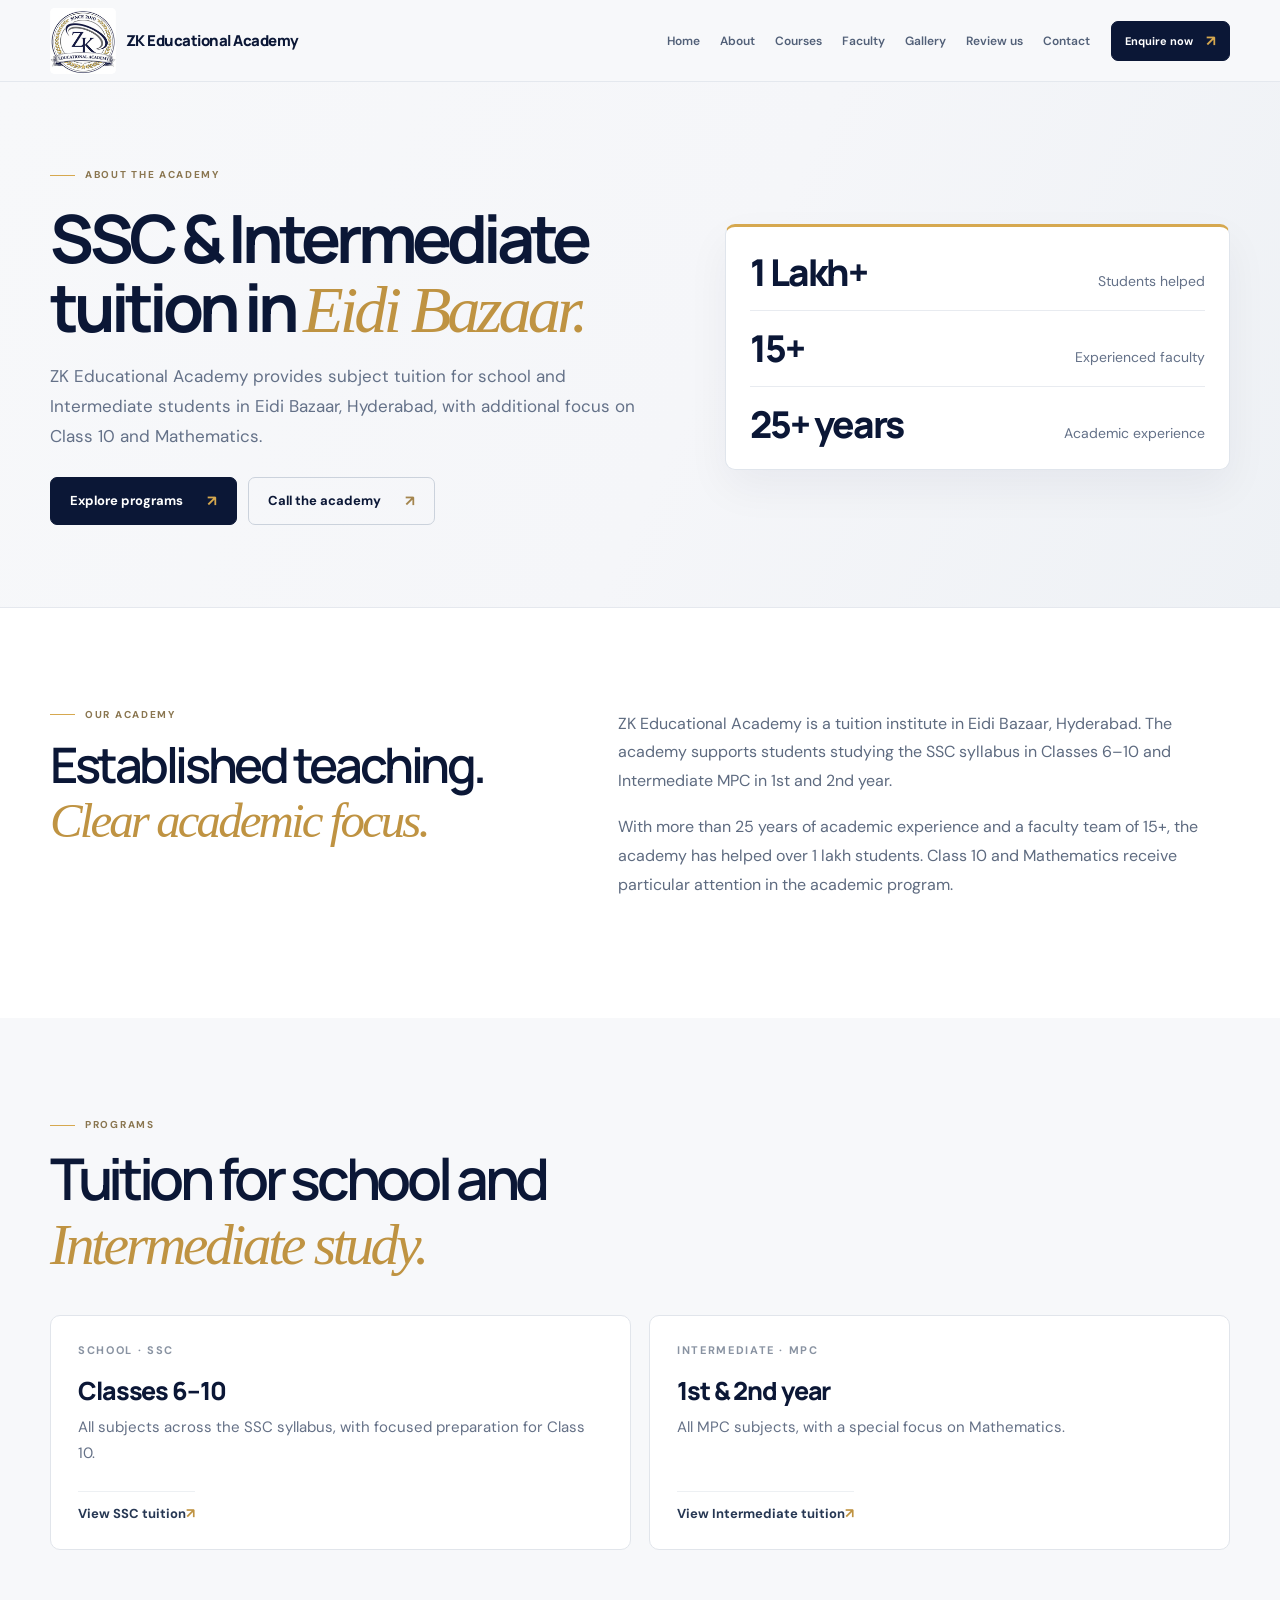
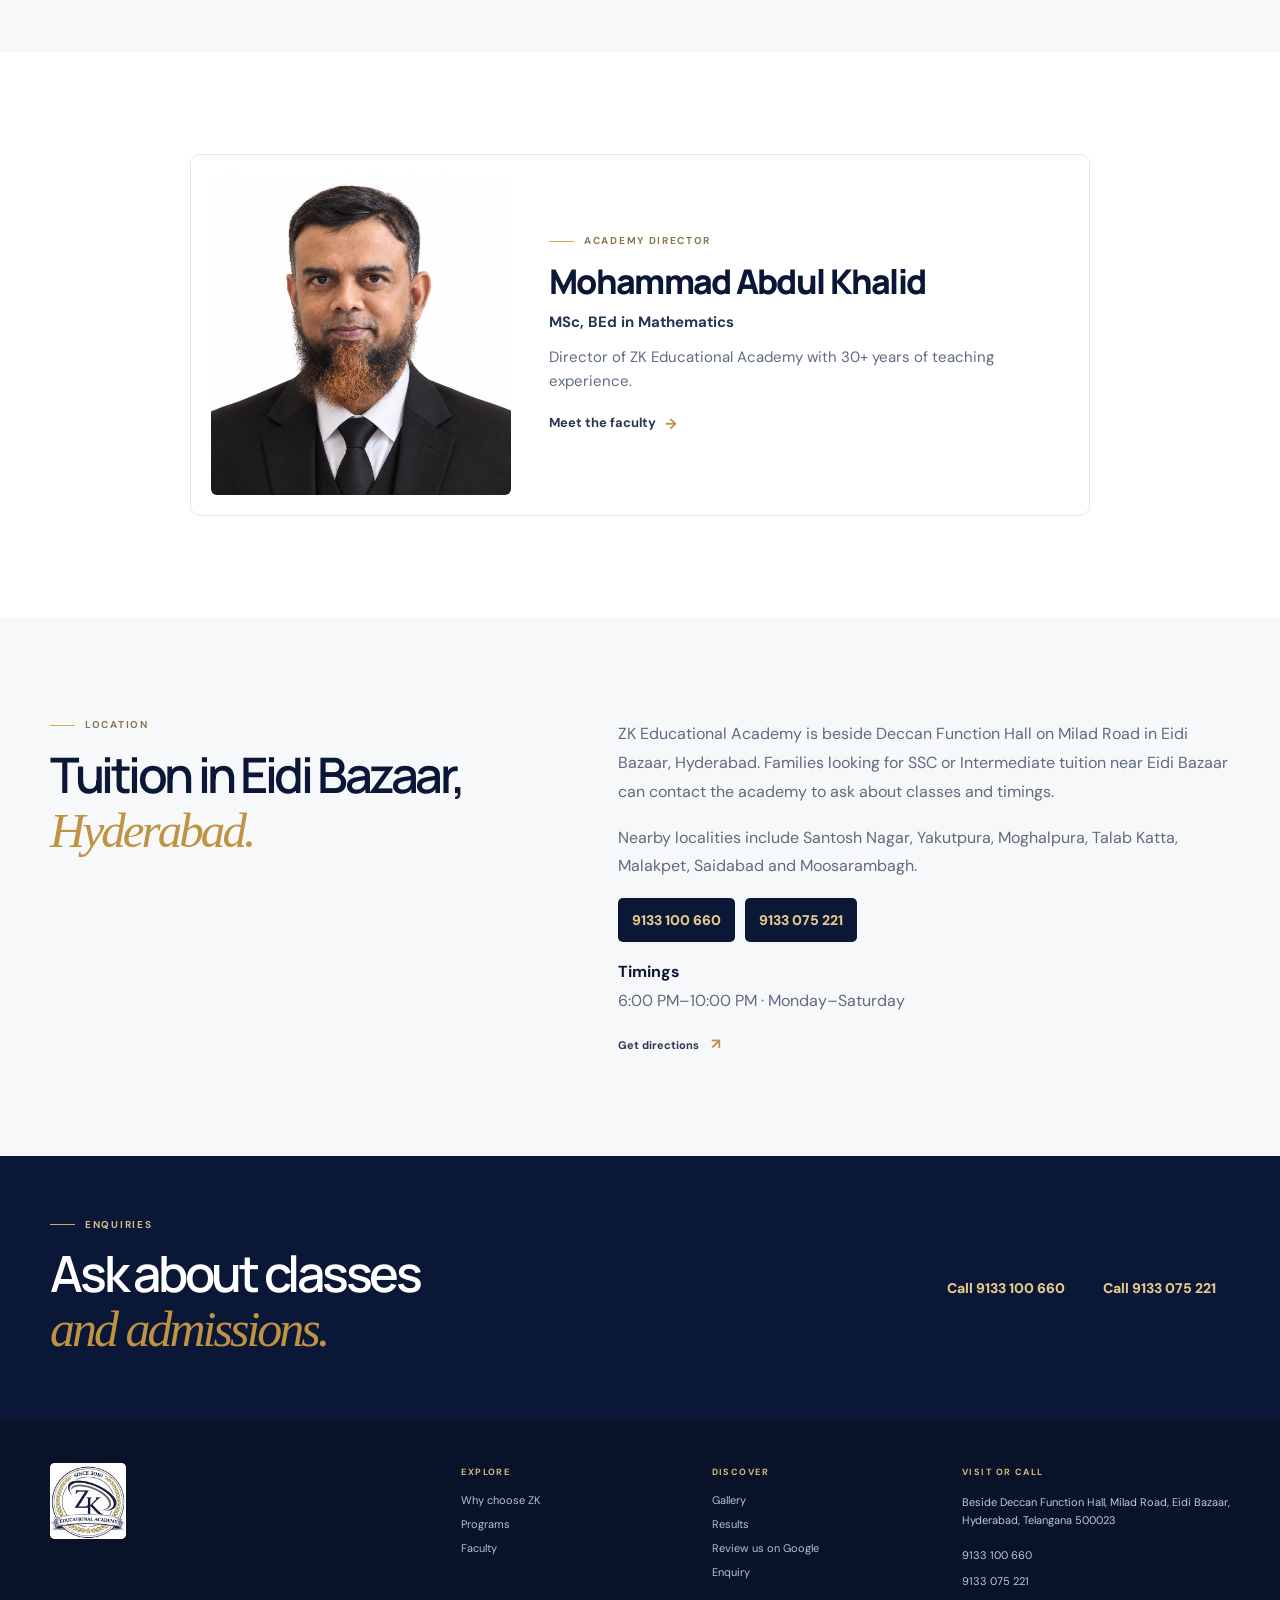
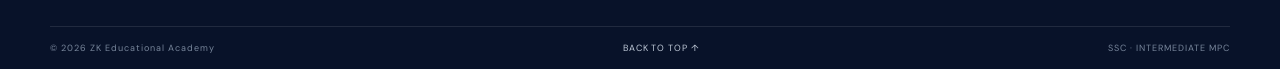
<file: about.html>
<!doctype html>
<html lang="en">
<head>
  <meta charset="utf-8">
  <meta name="viewport" content="width=device-width, initial-scale=1">
  <meta name="theme-color" content="#0b1736">
  <link rel="icon" type="image/jpeg" href="/assets/zk-logo.jpeg?v=2">
  <link rel="apple-touch-icon" href="/assets/zk-logo.jpeg?v=2">
  <meta name="description" content="Learn about ZK Educational Academy in Eidi Bazaar, Hyderabad. SSC Classes 6–10 and Intermediate MPC tuition, experienced faculty, address, timings and contact details.">
  <link rel="canonical" href="https://zkeducationalacademy.in/about.html">
  <meta property="og:type" content="website">
  <meta property="og:url" content="https://zkeducationalacademy.in/about.html">
  <meta property="og:title" content="About ZK Educational Academy | Tuition in Eidi Bazaar">
  <meta property="og:description" content="SSC and Intermediate MPC tuition in Eidi Bazaar, Hyderabad. Meet our faculty, view courses and find the academy.">
  <title>About ZK Educational Academy | SSC & Intermediate Tuition in Eidi Bazaar, Hyderabad</title>
  <link rel="preconnect" href="https://fonts.googleapis.com">
  <link rel="preconnect" href="https://fonts.gstatic.com" crossorigin>
  <link href="https://fonts.googleapis.com/css2?family=DM+Sans:wght@400;600;700&family=Manrope:wght@400;600;700;800&display=swap" rel="stylesheet">
  <link rel="stylesheet" href="styles.css">
  <script type="application/ld+json">
  {
    "@context": "https://schema.org",
    "@type": ["EducationalOrganization", "LocalBusiness"],
    "@id": "https://zkeducationalacademy.in/#academy",
    "name": "ZK Educational Academy",
    "url": "https://zkeducationalacademy.in/",
    "logo": "https://zkeducationalacademy.in/assets/optimized/zk-logo-256.jpeg",
    "description": "Tuition for SSC Classes 6–10 and Intermediate MPC 1st and 2nd year, with a special focus on Mathematics.",
    "address": {
      "@type": "PostalAddress",
      "streetAddress": "Beside Deccan Function Hall, Milad Road, Eidi Bazaar",
      "addressLocality": "Hyderabad",
      "addressRegion": "Telangana",
      "postalCode": "500023",
      "addressCountry": "IN"
    },
    "telephone": "+91-9133-100-660",
    "contactPoint": [
      { "@type": "ContactPoint", "telephone": "+91-9133-100-660", "contactType": "admissions enquiries" },
      { "@type": "ContactPoint", "telephone": "+91-9133-075-221", "contactType": "admissions enquiries" }
    ],
    "openingHoursSpecification": {
      "@type": "OpeningHoursSpecification",
      "dayOfWeek": ["Monday", "Tuesday", "Wednesday", "Thursday", "Friday", "Saturday"],
      "opens": "18:00",
      "closes": "22:00"
    },
    "areaServed": [
      "Santosh Nagar", "Yakutpura", "Moghalpura", "Talab Katta", "Eidi Bazaar", "Malakpet", "Saidabad", "Moosarambagh"
    ]
  }
  </script>
</head>
<body>
  <header class="site-header" id="top">
    <div class="container nav-wrap">
      <a class="brand" href="index.html#home" aria-label="ZK Educational Academy home"><img class="brand-logo" src="assets/optimized/zk-logo-256.jpeg" width="256" height="256" alt=""><span class="brand-name">ZK Educational Academy</span></a>
      <button class="menu-toggle" aria-label="Open navigation" aria-expanded="false" aria-controls="about-navigation"><span></span><span></span></button>
      <nav class="main-nav" id="about-navigation" aria-label="Main navigation">
        <a href="index.html#home">Home</a><a href="about.html" aria-current="page">About</a><a href="index.html#courses">Courses</a><a href="index.html#faculty">Faculty</a><a href="gallery.html">Gallery</a><a href="review-us.html">Review us</a><a href="index.html#contact">Contact</a>
        <a class="button button-small" href="index.html#contact">Enquire now <span aria-hidden="true">↗</span></a>
      </nav>
    </div>
  </header>
  <main class="about-page">
    <section class="about-hero">
      <div class="container about-hero-grid">
        <div>
          <div class="eyebrow"><span class="eyebrow-line"></span> About the academy</div>
          <h1>SSC & Intermediate tuition in <em>Eidi Bazaar.</em></h1>
          <p>ZK Educational Academy provides subject tuition for school and Intermediate students in Eidi Bazaar, Hyderabad, with additional focus on Class 10 and Mathematics.</p>
          <div class="about-hero-actions"><a class="button" href="index.html#courses">Explore programs <span aria-hidden="true">↗</span></a><a class="button button-outline" href="tel:+919133100660">Call the academy <span aria-hidden="true">↗</span></a></div>
        </div>
        <div class="about-metrics" aria-label="Academy experience and student statistics">
          <div><strong>1 Lakh+</strong><span>Students helped</span></div>
          <div><strong>15+</strong><span>Experienced faculty</span></div>
          <div><strong>25+ years</strong><span>Academic experience</span></div>
        </div>
      </div>
    </section>
    <section class="section about-story">
      <div class="container about-story-grid">
        <div class="about-section-title"><div class="eyebrow"><span class="eyebrow-line"></span> Our academy</div><h2>Established teaching.<br><em>Clear academic focus.</em></h2></div>
        <div class="about-story-copy">
          <p>ZK Educational Academy is a tuition institute in Eidi Bazaar, Hyderabad. The academy supports students studying the SSC syllabus in Classes 6–10 and Intermediate MPC in 1st and 2nd year.</p>
          <p>With more than 25 years of academic experience and a faculty team of 15+, the academy has helped over 1 lakh students. Class 10 and Mathematics receive particular attention in the academic program.</p>
        </div>
      </div>
    </section>
    <section class="section about-programs">
      <div class="container">
        <div class="section-heading"><div><div class="eyebrow"><span class="eyebrow-line"></span> Programs</div><h2>Tuition for school and<br><em>Intermediate study.</em></h2></div></div>
        <div class="about-program-grid">
          <article class="about-program-card"><span class="course-kicker">SCHOOL · SSC</span><h3>Classes 6–10</h3><p>All subjects across the SSC syllabus, with focused preparation for Class 10.</p><a class="course-link" href="index.html#courses">View SSC tuition <span>↗</span></a></article>
          <article class="about-program-card"><span class="course-kicker">INTERMEDIATE · MPC</span><h3>1st & 2nd year</h3><p>All MPC subjects, with a special focus on Mathematics.</p><a class="course-link" href="index.html#courses">View Intermediate tuition <span>↗</span></a></article>
        </div>
      </div>
    </section>
    <section class="section about-director">
      <div class="container about-director-card">
        <img src="assets/director.jpeg" width="1089" height="1445" alt="Mohammad Abdul Khalid, Director of ZK Educational Academy" loading="lazy" decoding="async">
        <div><div class="eyebrow"><span class="eyebrow-line"></span> Academy director</div><h2>Mohammad Abdul Khalid</h2><p class="about-director-qualification">MSc, BEd in Mathematics</p><p>Director of ZK Educational Academy with 30+ years of teaching experience.</p><a class="text-link" href="index.html#faculty">Meet the faculty <span>→</span></a></div>
      </div>
    </section>
    <section class="section about-local">
      <div class="container about-local-grid">
        <div><div class="eyebrow"><span class="eyebrow-line"></span> Location</div><h2>Tuition in Eidi Bazaar, <em>Hyderabad.</em></h2></div>
        <div><p>ZK Educational Academy is beside Deccan Function Hall on Milad Road in Eidi Bazaar, Hyderabad. Families looking for SSC or Intermediate tuition near Eidi Bazaar can contact the academy to ask about classes and timings.</p><p>Nearby localities include Santosh Nagar, Yakutpura, Moghalpura, Talab Katta, Malakpet, Saidabad and Moosarambagh.</p><div class="about-contact-actions"><a href="tel:+919133100660">9133 100 660</a><a href="tel:+919133075221">9133 075 221</a></div><p class="about-hours"><strong>Timings</strong><br>6:00 PM–10:00 PM · Monday–Saturday</p><a class="text-link" href="https://maps.google.com/?q=Beside+Deccan+Function+Hall,+Milad+Road,+Eidi+Bazaar,+Hyderabad,+Telangana+500023" target="_blank" rel="noopener">Get directions <span>↗</span></a></div>
      </div>
    </section>
    <section class="about-final-cta"><div class="container"><div><div class="eyebrow eyebrow-light"><span class="eyebrow-line"></span> Enquiries</div><h2>Ask about classes<br><em>and admissions.</em></h2></div><div class="about-contact-actions"><a href="tel:+919133100660">Call 9133 100 660</a><a href="tel:+919133075221">Call 9133 075 221</a></div></div></section>
  </main>
  <footer class="footer"><div class="container footer-main"><div><a class="brand brand-light" href="index.html#home" aria-label="ZK Educational Academy home"><img class="brand-logo" src="assets/optimized/zk-logo-256.jpeg" width="256" height="256" alt="ZK Educational Academy"></a></div><div class="footer-column"><span>EXPLORE</span><a href="index.html#about">Why choose ZK</a><a href="index.html#courses">Programs</a><a href="index.html#faculty">Faculty</a></div><div class="footer-column"><span>DISCOVER</span><a href="gallery.html">Gallery</a><a href="index.html#progress">Results</a><a href="review-us.html">Review us on Google</a><a href="index.html#contact">Enquiry</a></div><div class="footer-column footer-contact"><span>VISIT OR CALL</span><p class="footer-address">Beside Deccan Function Hall, Milad Road, Eidi Bazaar, Hyderabad, Telangana 500023</p><a href="tel:+919133100660">9133 100 660</a><a href="tel:+919133075221">9133 075 221</a></div></div><div class="container footer-bottom"><span>© <span id="year"></span> ZK Educational Academy</span><a href="#top">BACK TO TOP ↑</a><span>SSC · INTERMEDIATE MPC</span></div></footer>
  <script src="about.js" defer></script>
</body>
</html>
</file>
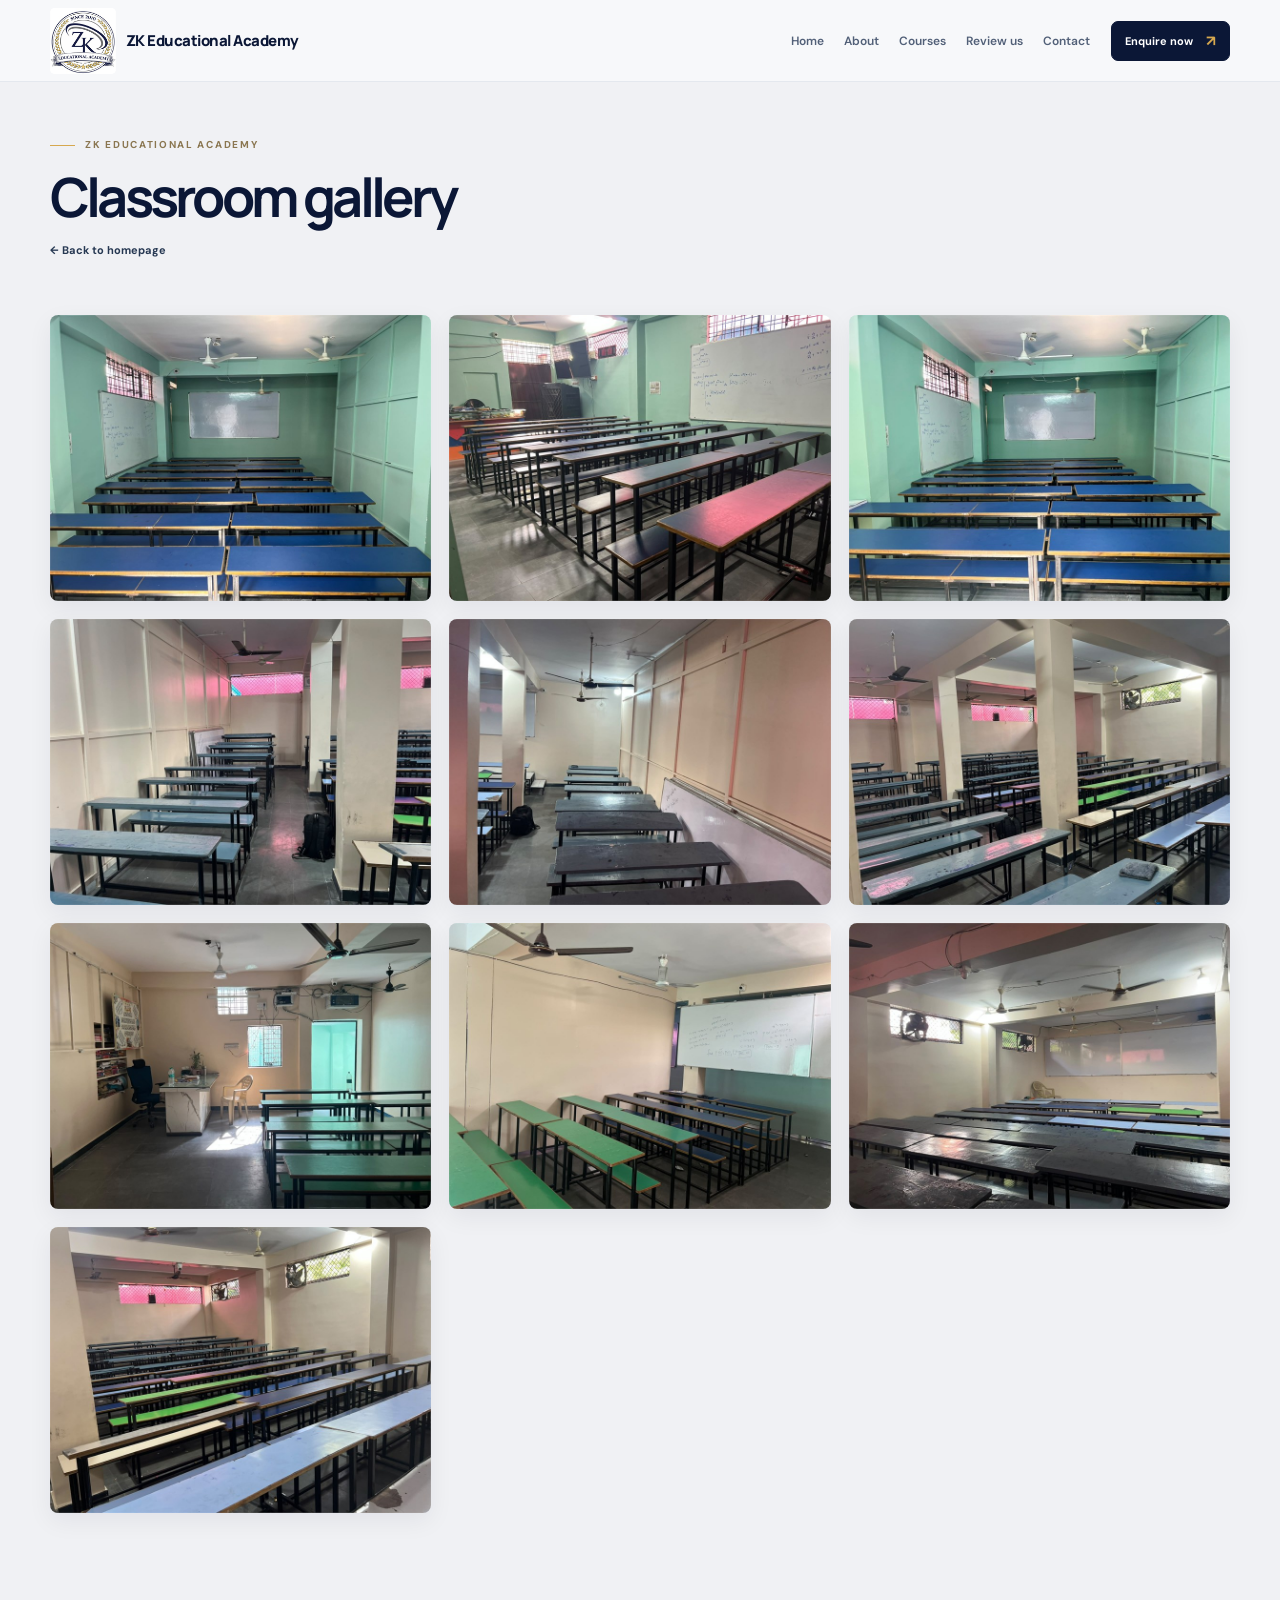
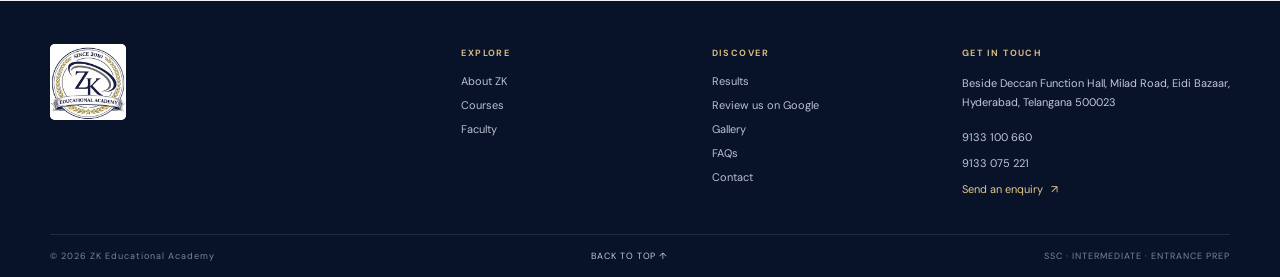
<file: gallery.html>
<!doctype html>
<html lang="en">
<head>
  <meta charset="utf-8">
  <meta name="viewport" content="width=device-width, initial-scale=1">
  <meta name="theme-color" content="#0b1736">
  <link rel="icon" type="image/jpeg" href="/assets/zk-logo.jpeg?v=2">
  <link rel="apple-touch-icon" href="/assets/zk-logo.jpeg?v=2">
  <meta name="description" content="View classroom and campus photographs from ZK Educational Academy in Eidi Bazaar, Hyderabad.">
  <link rel="canonical" href="https://zkeducationalacademy.in/gallery.html">
  <meta property="og:type" content="website">
  <meta property="og:url" content="https://zkeducationalacademy.in/gallery.html">
  <title>Classroom Gallery | ZK Educational Academy, Eidi Bazaar</title>
  <link rel="preconnect" href="https://fonts.googleapis.com">
  <link rel="preconnect" href="https://fonts.gstatic.com" crossorigin>
  <link href="https://fonts.googleapis.com/css2?family=DM+Sans:wght@400;600;700&family=Manrope:wght@400;600;700;800&display=swap" rel="stylesheet">
  <link rel="stylesheet" href="styles.css">
</head>
<body>
  <header class="site-header" id="top">
    <div class="container nav-wrap">
      <a class="brand" href="index.html#home" aria-label="ZK Educational Academy home"><img class="brand-logo" src="assets/optimized/zk-logo-256.jpeg" width="256" height="256" alt=""><span class="brand-name">ZK Educational Academy</span></a>
      <button class="menu-toggle" aria-label="Open navigation" aria-expanded="false" aria-controls="gallery-navigation"><span></span><span></span></button>
      <nav class="main-nav" id="gallery-navigation" aria-label="Main navigation">
        <a href="index.html#home">Home</a><a href="about.html">About</a><a href="index.html#courses">Courses</a><a href="review-us.html">Review us</a><a href="index.html#contact">Contact</a>
        <a class="button button-small" href="index.html#contact">Enquire now <span aria-hidden="true">↗</span></a>
      </nav>
    </div>
  </header>
  <main>
    <section class="gallery-page-hero"><div class="container"><div class="eyebrow"><span class="eyebrow-line"></span> ZK Educational Academy</div><h1>Classroom gallery</h1><a href="index.html#gallery" class="text-link">← Back to homepage</a></div></section>
    <section class="full-gallery-section"><div class="container full-gallery-grid" id="full-gallery-grid" aria-label="All classroom photographs"></div></section>
  </main>
  <footer class="footer"><div class="container footer-main"><div><a class="brand brand-light" href="index.html#home" aria-label="ZK Educational Academy home"><img class="brand-logo" src="assets/optimized/zk-logo-256.jpeg" width="256" height="256" alt="ZK Educational Academy"></a></div><div class="footer-column"><span>EXPLORE</span><a href="about.html">About ZK</a><a href="index.html#courses">Courses</a><a href="index.html#faculty">Faculty</a></div><div class="footer-column"><span>DISCOVER</span><a href="index.html#progress">Results</a><a href="review-us.html">Review us on Google</a><a href="index.html#gallery">Gallery</a><a href="index.html#faq">FAQs</a><a href="index.html#contact">Contact</a></div><div class="footer-column footer-contact"><span>GET IN TOUCH</span><p class="footer-address">Beside Deccan Function Hall, Milad Road, Eidi Bazaar, Hyderabad, Telangana 500023</p><a href="tel:+919133100660">9133 100 660</a><a href="tel:+919133075221">9133 075 221</a><a href="index.html#contact">Send an enquiry <span>↗</span></a></div></div><div class="container footer-bottom"><span>© <span id="year"></span> ZK Educational Academy</span><a href="#top">BACK TO TOP ↑</a><span>SSC · INTERMEDIATE · ENTRANCE PREP</span></div></footer>
  <script src="gallery.js" defer></script>
</body>
</html>
</file>
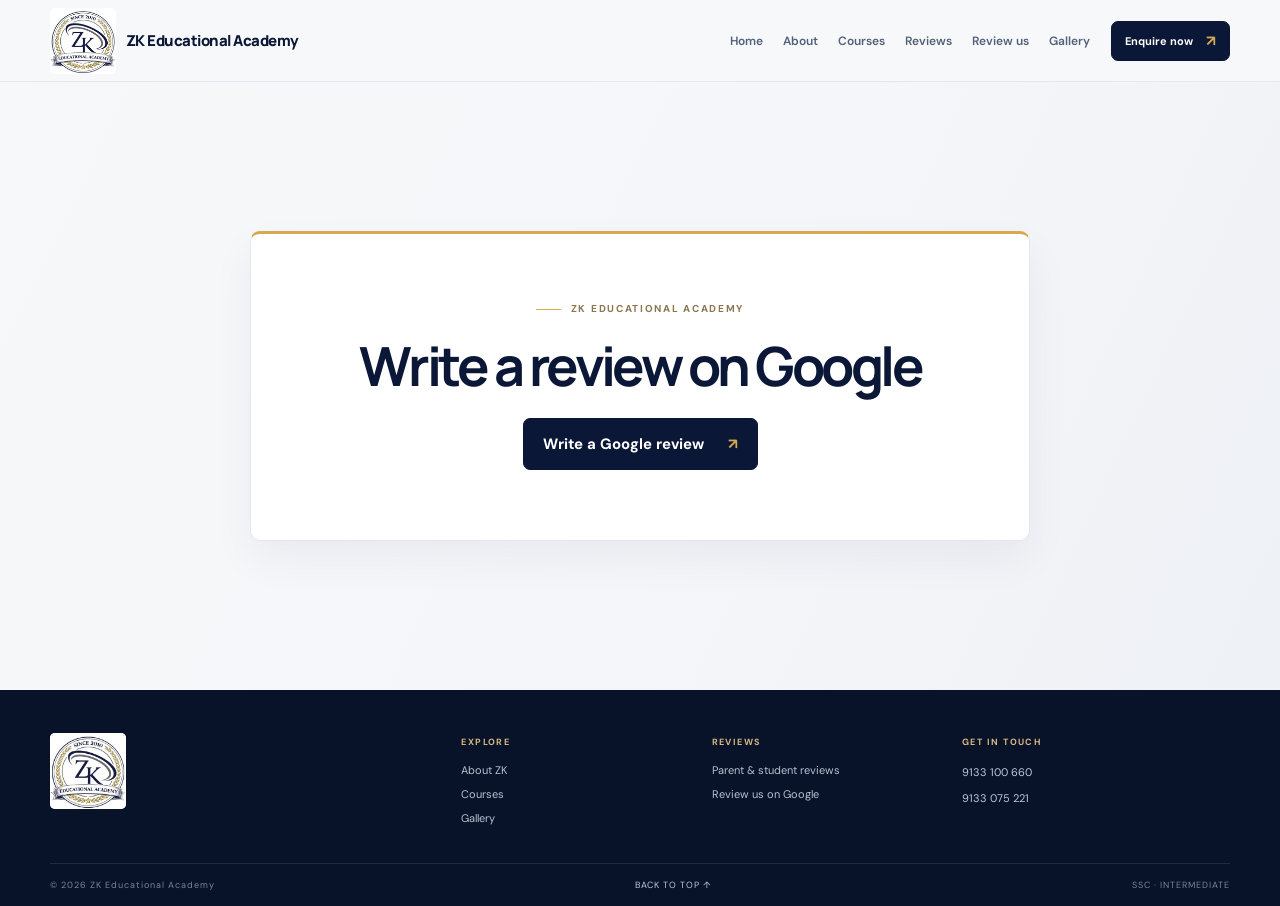
<file: review-us.html>
<!doctype html>
<html lang="en">
<head>
  <meta charset="utf-8">
  <meta name="viewport" content="width=device-width, initial-scale=1">
  <meta name="theme-color" content="#0b1736">
  <link rel="icon" type="image/jpeg" href="/assets/zk-logo.jpeg?v=2">
  <link rel="apple-touch-icon" href="/assets/zk-logo.jpeg?v=2">
  <meta name="description" content="Share your experience with ZK Educational Academy by writing a Google review.">
  <link rel="canonical" href="https://zkeducationalacademy.in/review-us.html">
  <meta property="og:type" content="website">
  <meta property="og:url" content="https://zkeducationalacademy.in/review-us.html">
  <meta property="og:title" content="Review ZK Educational Academy on Google">
  <meta property="og:description" content="Write a Google review for ZK Educational Academy.">
  <title>Write a Google Review | ZK Educational Academy</title>
  <link rel="preconnect" href="https://fonts.googleapis.com">
  <link rel="preconnect" href="https://fonts.gstatic.com" crossorigin>
  <link href="https://fonts.googleapis.com/css2?family=DM+Sans:wght@400;600;700&family=Manrope:wght@400;600;700;800&display=swap" rel="stylesheet">
  <link rel="stylesheet" href="styles.css">
</head>
<body>
  <header class="site-header" id="top">
    <div class="container nav-wrap">
      <a class="brand" href="index.html#home" aria-label="ZK Educational Academy home"><img class="brand-logo" src="assets/optimized/zk-logo-256.jpeg" width="256" height="256" alt=""><span class="brand-name">ZK Educational Academy</span></a>
      <button class="menu-toggle" aria-label="Open navigation" aria-expanded="false" aria-controls="review-navigation"><span></span><span></span></button>
      <nav class="main-nav" id="review-navigation" aria-label="Main navigation">
        <a href="index.html#home">Home</a><a href="about.html">About</a><a href="index.html#courses">Courses</a><a href="index.html#reviews">Reviews</a><a href="review-us.html" aria-current="page">Review us</a><a href="gallery.html">Gallery</a>
        <a class="button button-small" href="index.html#contact">Enquire now <span aria-hidden="true">↗</span></a>
      </nav>
    </div>
  </header>
  <main class="review-us-page">
    <section class="review-us-panel" aria-labelledby="review-us-title">
      <div class="eyebrow"><span class="eyebrow-line"></span> ZK Educational Academy</div>
      <h1 id="review-us-title">Write a review on Google</h1>
      <a class="button" href="https://g.page/r/CSmXy3n6fLmjEBM/review" target="_blank" rel="noopener noreferrer">Write a Google review <span aria-hidden="true">↗</span></a>
    </section>
  </main>
  <footer class="footer">
    <div class="container footer-main">
      <div><a class="brand brand-light" href="index.html#home" aria-label="ZK Educational Academy home"><img class="brand-logo" src="assets/optimized/zk-logo-256.jpeg" width="256" height="256" alt="ZK Educational Academy"></a></div>
      <div class="footer-column"><span>EXPLORE</span><a href="about.html">About ZK</a><a href="index.html#courses">Courses</a><a href="gallery.html">Gallery</a></div>
      <div class="footer-column"><span>REVIEWS</span><a href="index.html#reviews">Parent & student reviews</a><a href="review-us.html" aria-current="page">Review us on Google</a></div>
      <div class="footer-column footer-contact"><span>GET IN TOUCH</span><a href="tel:+919133100660">9133 100 660</a><a href="tel:+919133075221">9133 075 221</a></div>
    </div>
    <div class="container footer-bottom"><span>© <span id="year"></span> ZK Educational Academy</span><a href="#top">BACK TO TOP ↑</a><span>SSC · INTERMEDIATE</span></div>
  </footer>
  <script src="about.js" defer></script>
</body>
</html>
</file>
<file: styles.css>
:root{--navy:#0b1736;--navy-2:#13274a;--ink:#182847;--muted:#68758a;--gold:#d6a84f;--gold-light:#e9cc8b;--paper:#f7f8fa;--white:#fff;--line:#e3e7ed;--display:'Manrope',sans-serif;--body:'DM Sans',sans-serif;--wrap:1180px}*{box-sizing:border-box}html{scroll-behavior:smooth;scroll-padding-top:92px}body{margin:0;color:var(--ink);background:var(--paper);font-family:var(--body);-webkit-font-smoothing:antialiased}a{color:inherit;text-decoration:none}img{display:block;max-width:100%}.container{width:min(var(--wrap),calc(100% - 68px));margin:auto}.announcement{background:var(--navy);color:#c7d1e2;font-size:10px;letter-spacing:.035em}.announcement-inner{height:35px;display:flex;justify-content:space-between;align-items:center}.announcement a{color:var(--gold-light);font-weight:700}.announcement a span{padding-left:6px}.site-header{height:82px;position:sticky;top:0;z-index:20;background:#f7f8faee;backdrop-filter:blur(15px);border-bottom:1px solid #dfe4ebc9;transition:box-shadow .25s}.site-header.scrolled{box-shadow:0 7px 24px #0b17360d}.nav-wrap{height:100%;display:flex;align-items:center;justify-content:space-between}.brand{display:inline-flex;align-items:center;gap:10px;flex-shrink:0}.brand-mark{height:40px;width:40px;border-radius:13px;background:var(--navy);color:white;display:grid;place-content:center;font:800 15px var(--display);letter-spacing:-.09em;box-shadow:0 5px 12px #0b173624}.brand-mark span{color:var(--gold);display:inline}.brand-copy{display:flex;flex-direction:column;gap:2px}.brand-copy strong{font:800 13px var(--display);letter-spacing:-.035em;color:var(--navy)}.brand-copy small{font-size:8px;font-weight:700;letter-spacing:.26em;color:#7f899b}.main-nav{display:flex;align-items:center;gap:20px;font-size:10px;font-weight:600;color:#526078}.main-nav>a:not(.button){transition:color .2s}.main-nav>a:not(.button):hover{color:var(--gold)}.button{min-height:48px;padding:0 19px;display:inline-flex;align-items:center;justify-content:center;gap:24px;background:var(--navy);color:#fff;font:700 11px var(--body);border:1px solid var(--navy);border-radius:7px;transition:transform .2s,background .2s,box-shadow .2s}.button:hover{transform:translateY(-2px);background:#172c50;box-shadow:0 8px 22px #0b173626}.button span{font-size:15px;color:var(--gold)}.button-small{min-height:40px;padding:0 13px;gap:13px;margin-left:1px;font-size:10px}.menu-toggle{display:none}.hero{position:relative;overflow:hidden;padding:69px 0 23px;background:linear-gradient(115deg,#f7f8fa 0%,#f5f6f9 51%,#f0f2f6 100%)}.hero-orb{position:absolute;width:600px;height:600px;border-radius:50%;right:-190px;top:-320px;border:1px solid #e9e2cf;box-shadow:0 0 0 55px #d6a84f08,0 0 0 110px #d6a84f05}.hero-grid{position:relative;display:grid;grid-template-columns:.92fr 1.08fr;gap:58px;align-items:center}.hero-copy{padding:8px 0 0 13px}.eyebrow{display:flex;align-items:center;gap:10px;font-size:9px;line-height:1;text-transform:uppercase;letter-spacing:.17em;font-weight:700;color:#8a7650}.eyebrow-line{height:1px;width:25px;background:var(--gold)}.hero h1,.section h2,.contact-copy h2{font:600 clamp(47px,5.3vw,69px)/1.05 var(--display);letter-spacing:-.075em;color:var(--navy)}.hero h1{margin:25px 0 18px}.hero h1 em,.section h2 em,.contact-copy h2 em{font-family:Georgia,serif;font-weight:400;color:#bf9342;letter-spacing:-.06em}.hero-copy>p{max-width:435px;color:#69758a;font-size:13px;line-height:1.9;margin:0}.hero-actions{display:flex;align-items:center;gap:12px;margin-top:28px}.button-outline{color:var(--navy);background:transparent;border-color:#cbd2dc}.button-outline span{color:#a4854e}.button-outline:hover{color:white;border-color:var(--navy)}.hero-footnote{display:flex;align-items:center;gap:10px;margin-top:41px;color:#788297;font-size:10px}.mini-star{color:var(--gold);font-size:16px}.hero-image-wrap{position:relative;height:485px;border-radius:13px;overflow:hidden;background:#c4c9bd;box-shadow:0 22px 55px #0b17361a}.hero-image{width:100%;height:100%;object-fit:cover;object-position:center 51%;transition:transform .65s cubic-bezier(.2,.65,.3,1)}.hero-image-wrap:hover .hero-image,.experience-visual:hover img,.gallery-main:hover img{transform:scale(1.035)}.image-overlay{position:absolute;inset:0;background:linear-gradient(180deg,#0b173607 45%,#0b17366e 100%)}.image-tag{position:absolute;bottom:21px;left:21px;color:white;display:flex;align-items:center;gap:9px;font-size:10px;font-weight:600}.tag-dot{width:7px;height:7px;background:var(--gold);border-radius:50%;box-shadow:0 0 0 4px #d6a84f35}.hero-image-index{position:absolute;top:19px;left:20px;display:flex;flex-direction:column;color:white;font:800 18px var(--display);letter-spacing:-.05em}.hero-image-index span{font:600 7px var(--body);letter-spacing:.19em;margin-top:3px}.hero-bottom{display:flex;align-items:center;gap:16px;margin-top:35px;color:#8b94a2;font-size:8px;letter-spacing:.15em;font-weight:700}.hero-bottom-line{height:1px;width:50px;background:#c6ccd3}.hero-bottom a{color:#46556c;letter-spacing:0;font-size:9px}.hero-bottom a span{color:var(--gold);padding-left:7px;font-size:12px}.trust-strip{background:var(--white);border-top:1px solid #e8ebf0;border-bottom:1px solid #e8ebf0}.trust-items{display:grid;grid-template-columns:repeat(4,1fr);padding:22px 0}.trust-items>div{display:flex;align-items:center;gap:13px;padding:0 22px;border-right:1px solid var(--line)}.trust-items>div:first-child{padding-left:9px}.trust-items>div:last-child{border:0}.trust-icon{width:34px;height:34px;border-radius:10px;display:grid;place-items:center;background:#f7f2e7;color:#b78e44;font-size:16px}.trust-items p{display:flex;flex-direction:column;gap:4px;margin:0}.trust-items strong{font-size:10px;color:var(--navy)}.trust-items small{font-size:9px;color:#8690a0}.section{padding:102px 0}.section-heading{display:flex;align-items:flex-end;justify-content:space-between;gap:30px;margin-bottom:39px}.section h2{font-size:clamp(36px,4vw,51px);margin:17px 0 0;line-height:1.1}.section-heading>p,.experience-head>p{font-size:12px;line-height:1.9;color:var(--muted);max-width:340px;margin:0 0 5px}.why{background:var(--paper)}.feature-grid{display:grid;grid-template-columns:repeat(3,1fr);border-top:1px solid var(--line);border-left:1px solid var(--line)}.feature-card{min-height:205px;padding:22px 23px 20px;background:white;border-right:1px solid var(--line);border-bottom:1px solid var(--line);position:relative;transition:transform .25s,box-shadow .25s;z-index:0}.feature-card:hover{transform:translateY(-4px);box-shadow:0 15px 30px #0b173610;z-index:1}.feature-number{position:absolute;top:20px;right:21px;font-size:8px;font-weight:700;letter-spacing:.12em;color:#a5adba}.feature-symbol{font-size:21px;color:var(--gold)}.feature-card h3{font:700 15px var(--display);letter-spacing:-.04em;color:var(--navy);margin:22px 0 8px}.feature-card p{font-size:10px;line-height:1.8;color:#737f91;margin:0;max-width:255px}.feature-card-dark{background:var(--navy)}.feature-card-dark h3{color:white}.feature-card-dark p{color:#b4bfd0}.feature-card-dark .feature-number{color:#8a9ab7}.courses{background:#eef0f4}.course-grid{display:grid;grid-template-columns:1fr 1fr;gap:19px}.course-card{background:#fff;border:1px solid #e1e5eb;border-radius:10px;overflow:hidden;display:grid;grid-template-columns:.91fr 1.09fr;min-height:280px;transition:transform .25s,box-shadow .25s}.course-card:hover{transform:translateY(-4px);box-shadow:0 17px 33px #0b173613}.course-top{grid-column:1/-1;display:flex;align-items:center;justify-content:space-between;padding:15px 18px 0}.course-kicker{font-size:8px;letter-spacing:.15em;color:#8993a2;font-weight:700}.course-icon{font-size:9px;font-weight:700;color:#b18a48}.course-art{position:relative;margin:13px 0 18px 18px;min-height:186px;border-radius:6px;overflow:hidden;display:flex;align-items:center;justify-content:center}.school-art{background:#e8ebf0}.school-art>span{font:700 56px var(--display);letter-spacing:-.09em;color:#142746;z-index:1}.school-art i{position:absolute;height:1px;width:140%;left:-20%;background:#c8d0dc;transform:rotate(-34deg)}.school-art i:nth-of-type(1){top:37%}.school-art i:nth-of-type(2){top:54%;transform:rotate(27deg);background:#d9bd87}.school-art i:nth-of-type(3){top:72%;transform:rotate(-9deg)}.inter-art{background:#0d1c3c;color:#fff;flex-direction:column;gap:1px}.inter-art>span{font:italic 72px Georgia,serif;color:var(--gold-light);line-height:1}.inter-art small{font-size:7px;letter-spacing:.25em;color:#d8deea}.inter-art i{position:absolute;width:70px;height:70px;border:1px solid #d6a84f45;border-radius:50%;top:22px;right:22px}.inter-art i:last-child{width:120px;height:120px;top:auto;right:auto;bottom:-78px;left:18px}.course-info{padding:25px 20px 18px;display:flex;flex-direction:column}.course-info h3{font:700 17px var(--display);letter-spacing:-.05em;margin:0 0 7px;color:var(--navy)}.course-info>p{font-size:10px;line-height:1.7;color:#788397;margin:0;max-width:250px}.class-pills{display:flex;flex-wrap:wrap;gap:5px;margin:14px 0}.class-pills span{font-size:8px;padding:6px 8px;border:1px solid #e2e6eb;border-radius:3px;color:#58667e}.course-link{display:flex;justify-content:space-between;align-items:center;margin-top:auto;padding-top:12px;border-top:1px solid #edf0f3;font-size:9px;font-weight:700;color:#263753}.course-link span{font-size:14px;color:#bf9342}.course-note{display:flex;justify-content:space-between;gap:20px;padding:18px 2px 0;color:#727e91;font-size:9px;line-height:1.6}.course-note a{color:#253955;font-weight:700;white-space:nowrap}.course-note a span{color:#bf9342;margin-left:5px}.faculty{background:white}.faculty-layout{display:grid;grid-template-columns:.84fr 1.16fr;gap:85px;align-items:center}.faculty-intro h2{margin-bottom:18px}.faculty-intro>p{font-size:12px;line-height:1.9;color:var(--muted);max-width:365px;margin:0 0 25px}.text-link{font-size:10px;font-weight:700;color:#263852}.text-link span{font-size:15px;color:#bd934a;margin-left:9px;transition:margin .2s}.text-link:hover span{margin-left:14px}.faculty-feature{display:grid;grid-template-columns:.88fr 1.12fr;min-height:270px;border:1px solid var(--line);border-radius:9px;overflow:hidden;background:#f9fafb}.faculty-photo{position:relative;overflow:hidden;min-height:270px}.faculty-photo img{height:100%;width:100%;object-fit:cover;object-position:68% center;filter:saturate(.78)}.photo-label{position:absolute;left:10px;bottom:10px;background:#0b1736b5;color:#fff;padding:5px 8px;border-radius:3px;font-size:7px;letter-spacing:.05em}.faculty-details{padding:26px 21px;display:flex;flex-direction:column;align-items:flex-start}.faculty-placeholder{font-size:7px;font-weight:700;letter-spacing:.18em;color:#a5854a}.faculty-details h3{font:700 18px var(--display);letter-spacing:-.05em;color:var(--navy);margin:17px 0 9px}.faculty-details p{font-size:10px;line-height:1.8;color:#778295;margin:0 0 20px}.faculty-details .text-link{margin-top:auto}.experience{background:#f0f1f4}.experience-head{display:flex;align-items:flex-end;justify-content:space-between;gap:30px;margin-bottom:30px}.experience-head h2{margin-bottom:0}.experience-visual{position:relative;height:390px;overflow:hidden;border-radius:9px;background:#c7ccc4}.experience-visual img{width:100%;height:100%;object-fit:cover;object-position:center 48%;transition:transform .65s}.experience-shade{position:absolute;inset:0;background:linear-gradient(90deg,#0b1736b5 0%,#0b17362b 48%,transparent 100%)}.experience-caption{position:absolute;left:38px;bottom:35px;color:white;display:flex;flex-direction:column;gap:12px}.experience-caption span{font-size:8px;font-weight:700;letter-spacing:.19em;color:#e2c98f}.experience-caption strong{font:600 29px/1.2 var(--display);letter-spacing:-.055em}.image-disclaimer{position:absolute;right:13px;bottom:12px;padding:6px 8px;background:#0b173699;color:white;border-radius:3px;font-size:7px;letter-spacing:.04em}.experience-tags{display:flex;align-items:center;gap:8px;padding-top:15px}.experience-tags span{font-size:8px;padding:7px 10px;border:1px solid #d8dde5;border-radius:20px;color:#657187}.experience-tags a{margin-left:auto;font-size:9px;font-weight:700;color:#283b59}.experience-tags a span{border:0;padding:0;color:#bf9342;font-size:13px}.process{background:white}.steps{display:grid;grid-template-columns:repeat(4,1fr);position:relative}.steps:before{content:'';position:absolute;left:8%;right:8%;top:32px;height:1px;background:#e3e5e9}.step{position:relative;padding:0 19px 0 0}.step>span{position:relative;z-index:1;width:65px;height:65px;border:1px solid #e3e5e9;border-radius:50%;background:white;display:grid;place-items:center;color:#b28c4b;font:600 12px var(--display)}.step-icon{position:absolute;top:17px;left:83px;color:#a7afba;font-size:17px}.step h3{font:700 14px var(--display);color:var(--navy);margin:19px 0 6px}.step p{font-size:10px;line-height:1.8;color:#778295;max-width:190px;margin:0}.progress-band{background:var(--navy);color:white;padding:82px 0;overflow:hidden;position:relative}.progress-band:after{content:'';position:absolute;right:-170px;top:-240px;width:600px;height:600px;border:1px solid #ffffff10;border-radius:50%;box-shadow:0 0 0 60px #ffffff04,0 0 0 120px #ffffff03}.progress-inner{display:grid;grid-template-columns:.9fr 1.1fr;align-items:center;gap:90px;position:relative;z-index:1}.eyebrow-light{color:#d2bc8a}.progress-copy h2{font:600 clamp(38px,4vw,51px)/1.1 var(--display);letter-spacing:-.07em;margin:18px 0}.progress-copy h2 em{font-family:Georgia,serif;color:var(--gold-light);font-weight:400}.progress-copy>p{font-size:11px;line-height:1.9;color:#bcc7d8;max-width:390px;margin:0 0 24px}.button-gold{background:var(--gold);border-color:var(--gold);color:var(--navy)}.button-gold span{color:var(--navy)}.button-gold:hover{background:#e2ba6b;border-color:#e2ba6b}.progress-visual{height:250px;border:1px solid #ffffff1c;border-radius:9px;display:grid;place-items:center;position:relative;background:radial-gradient(ellipse at center,#1a3158 0,#0b1736 68%)}.progress-glyph{font:800 112px var(--display);letter-spacing:-.12em;color:#d6a84f;opacity:.87;text-shadow:0 12px 50px #d6a84f24}.progress-caption{position:absolute;bottom:19px;color:#aab8cb;font-size:7px;letter-spacing:.21em}.gallery{background:#f7f8fa}.gallery-grid{display:grid;grid-template-columns:1.5fr 1fr;gap:14px;height:365px}.gallery-main{margin:0;position:relative;overflow:hidden;border-radius:8px;background:#c6ccc2}.gallery-main img{width:100%;height:100%;object-fit:cover;object-position:center 48%;transition:transform .6s}.gallery-main:after{content:'';position:absolute;inset:40% 0 0;background:linear-gradient(transparent,#0b1736b5)}.gallery-main figcaption{position:absolute;z-index:1;left:20px;bottom:18px;display:flex;flex-direction:column;gap:5px;color:white}.gallery-main figcaption span{font-size:7px;letter-spacing:.17em;color:#e3cb92}.gallery-main figcaption strong{font:600 16px var(--display)}.gallery-side{display:grid;grid-template-rows:1fr 1fr;gap:14px}.gallery-placeholder{border-radius:8px;background:#e7eaf0;border:1px dashed #c8cfdb;display:flex;flex-direction:column;align-items:flex-start;justify-content:center;padding:22px 25px;position:relative;overflow:hidden}.gallery-placeholder:after{content:'';position:absolute;width:180px;height:180px;border:1px solid #cbd2dc;border-radius:50%;right:-42px;top:-81px;box-shadow:0 0 0 20px #f0f2f5,0 0 0 21px #d8dde6}.gallery-placeholder-warm{background:#f1ede5;border-color:#ddd2bd}.gallery-placeholder-warm:after{border-color:#e0d2b7;box-shadow:0 0 0 20px #f5f2ed,0 0 0 21px #e5dbc9}.placeholder-mark{font:700 25px var(--display);color:#b58c45;z-index:1}.gallery-placeholder>span:nth-child(2){font-size:7px;letter-spacing:.16em;color:#8a94a4;font-weight:700;margin-top:11px;z-index:1}.gallery-placeholder strong{font:700 13px var(--display);color:#253753;margin-top:5px;z-index:1}.gallery-note{font-size:8px;color:#8a94a3;margin:11px 0 0}.faq{background:white}.faq-layout{display:grid;grid-template-columns:.75fr 1.25fr;gap:95px}.faq-intro h2{font-size:42px;margin-bottom:16px}.faq-intro>p{font-size:11px;line-height:1.9;color:var(--muted);max-width:300px;margin:0 0 20px}.faq-list details{border-bottom:1px solid var(--line)}.faq-list details:first-child{border-top:1px solid var(--line)}.faq-list summary{list-style:none;cursor:pointer;display:flex;justify-content:space-between;align-items:center;gap:20px;padding:17px 2px;font-size:11px;font-weight:700;color:#233651}.faq-list summary::-webkit-details-marker{display:none}.faq-list summary span{height:22px;width:22px;border:1px solid #e0e4e9;border-radius:50%;display:grid;place-items:center;color:#b18d4e;font-size:13px;font-weight:400;flex-shrink:0;transition:transform .2s}.faq-list details[open] summary span{transform:rotate(45deg)}.faq-list details p{font-size:10px;line-height:1.85;color:#748094;padding:0 35px 16px 2px;margin:0}.contact-cta{background:linear-gradient(115deg,#0b1736,#12264a);padding:79px 0;color:white;position:relative;overflow:hidden}.contact-cta:after{content:'';position:absolute;right:-145px;bottom:-320px;width:560px;height:560px;border:1px solid #ffffff12;border-radius:50%;box-shadow:0 0 0 55px #ffffff04,0 0 0 110px #ffffff03}.contact-layout{display:grid;grid-template-columns:1fr .82fr;gap:88px;align-items:center;position:relative;z-index:1}.contact-copy h2{font-size:clamp(40px,4.5vw,56px);color:white;margin:20px 0 17px}.contact-copy h2 em{color:var(--gold-light)}.contact-copy>p{font-size:11px;line-height:1.8;color:#bdc7d7;max-width:400px}.contact-actions{display:flex;align-items:center;gap:20px;margin-top:25px}.contact-direct{font-size:9px;color:#e0e5ed}.contact-direct span{color:var(--gold-light);padding-left:7px}.contact-form{background:#fff;color:var(--navy);padding:23px;border-radius:9px;box-shadow:0 20px 50px #030b1f3b;display:grid;grid-template-columns:1fr 1fr;gap:13px}.form-heading{grid-column:1/-1;display:flex;flex-direction:column;gap:6px;margin-bottom:3px}.form-heading span{font-size:7px;letter-spacing:.17em;color:#a18148;font-weight:700}.form-heading strong{font:700 17px var(--display);letter-spacing:-.04em}.contact-form label{display:flex;flex-direction:column;gap:7px;font-size:8px;font-weight:700;color:#43516a}.contact-form label:nth-of-type(3){grid-column:1/-1}.contact-form input,.contact-form select{width:100%;height:39px;padding:0 10px;background:#f9fafb;border:1px solid #dfe4ea;border-radius:4px;color:#172746;font:10px var(--body);outline:0}.contact-form input:focus,.contact-form select:focus{border-color:#c59b50;box-shadow:0 0 0 2px #d6a84f24}.contact-form input::placeholder{color:#a1a9b4}.form-button{min-height:41px;font-size:9px;gap:17px;padding:0 13px}.form-note{font-size:8px;line-height:1.5;color:#8993a1;margin:0;align-self:center}.footer{background:#081229;color:#fff}.footer-main{display:grid;grid-template-columns:1.4fr .8fr .8fr 1fr;gap:36px;padding:43px 0 38px}.brand-light .brand-mark{background:#f2f3f6;color:var(--navy)}.brand-light .brand-copy strong{color:#fff}.brand-light .brand-copy small{color:#93a0b3}.footer-about{font-size:9px;line-height:1.8;color:#9eabc0;margin:14px 0 0}.footer-column{display:flex;flex-direction:column;align-items:flex-start;gap:10px}.footer-column>span{font-size:7px;letter-spacing:.16em;color:#d5bb81;font-weight:700;margin:3px 0 5px}.footer-column>a{font-size:9px;color:#b8c2d1;transition:color .2s}.footer-column>a:hover{color:var(--gold-light)}.footer-contact p{font-size:9px;line-height:1.8;color:#c0c9d8;margin:0}.footer-contact p small{color:#7e8ca2}.footer-contact>a{margin-top:2px;color:#e2c989}.footer-contact>a span{padding-left:5px}.footer-bottom{height:43px;border-top:1px solid #ffffff1a;display:flex;justify-content:space-between;align-items:center;color:#78869b;font-size:7px;letter-spacing:.11em}.footer-bottom a{color:#c0cad8}.reveal{opacity:1;transform:none;transition:opacity .65s ease,transform .65s cubic-bezier(.2,.65,.3,1)}.reveal-ready .reveal{opacity:0;transform:translateY(16px)}.reveal-ready .reveal.visible{opacity:1;transform:translateY(0)}.reveal-late{transition-delay:.13s}
@media(max-width:1100px){.main-nav{gap:13px;font-size:9px}.main-nav .button-small{font-size:9px;padding:0 10px;gap:8px}.hero-grid{gap:34px}.hero-image-wrap{height:435px}.faculty-layout{gap:48px}.contact-layout{gap:55px}}@media(max-width:850px){.container{width:calc(100% - 48px)}.site-header{height:72px}.menu-toggle{width:40px;height:40px;display:flex;flex-direction:column;justify-content:center;align-items:center;gap:6px;background:transparent;border:1px solid #dfe4eb;border-radius:6px;cursor:pointer}.menu-toggle span{width:17px;height:1.5px;background:var(--navy);transition:transform .2s}.menu-toggle[aria-expanded=true] span:first-child{transform:translateY(3.75px) rotate(45deg)}.menu-toggle[aria-expanded=true] span:last-child{transform:translateY(-3.75px) rotate(-45deg)}.main-nav{display:none;position:absolute;left:0;right:0;top:72px;padding:12px 24px 21px;background:var(--paper);border-bottom:1px solid var(--line);box-shadow:0 15px 25px #0b173616;align-items:stretch;flex-direction:column;gap:0;font-size:12px}.main-nav.open{display:flex}.main-nav>a:not(.button){padding:12px 0;border-bottom:1px solid #e7eaf0}.main-nav .button{align-self:flex-start;margin-top:14px;padding:0 14px}.hero{padding-top:52px}.hero-grid{grid-template-columns:.9fr 1.1fr;gap:25px}.hero-copy{padding-left:0}.hero h1{font-size:clamp(43px,7vw,58px)}.hero-image-wrap{height:390px}.hero-actions{flex-wrap:wrap}.trust-items>div{padding:0 11px;gap:9px}.trust-items strong{font-size:9px}.trust-items small{font-size:8px}.section{padding:80px 0}.feature-card{padding:19px 17px;min-height:192px}.course-card{grid-template-columns:1fr}.course-art{margin:12px 14px 0;min-height:140px}.course-info{padding:16px 17px}.course-top{padding:15px 16px 0}.faculty-layout{grid-template-columns:1fr;gap:30px}.faculty-intro>p{max-width:500px}.faculty-feature{max-width:650px}.progress-inner{gap:35px}.faq-layout{gap:45px}.contact-layout{gap:35px}.footer-main{gap:20px;grid-template-columns:1fr .7fr .7fr 1fr}}@media(max-width:600px){.container{width:calc(100% - 38px)}.announcement{font-size:8px}.announcement-inner{height:32px}.announcement-inner>span{max-width:61%;overflow:hidden;text-overflow:ellipsis;white-space:nowrap}.site-header{height:66px}.main-nav{top:66px}.brand-mark{height:37px;width:37px}.brand-copy strong{font-size:12px}.hero{padding:39px 0 18px}.hero-grid{grid-template-columns:1fr;gap:27px}.hero h1{font-size:clamp(48px,13vw,64px);margin:19px 0 14px}.hero-copy>p{font-size:12px;max-width:440px}.hero-actions{margin-top:20px;gap:9px}.button{min-height:44px;padding:0 14px;gap:16px;font-size:10px}.hero-footnote{margin-top:24px;font-size:9px}.hero-image-wrap{height:315px}.hero-image{object-position:57% center}.image-tag{font-size:8px;bottom:14px;left:13px}.hero-image-index{top:14px;left:14px}.hero-bottom{margin-top:21px;font-size:7px;gap:10px}.trust-items{grid-template-columns:1fr 1fr;padding:10px 0}.trust-items>div{padding:12px 7px;border:0}.trust-items>div:first-child{padding-left:7px}.trust-items>div:nth-child(odd){border-right:1px solid var(--line)}.trust-icon{width:30px;height:30px;flex-shrink:0}.section{padding:67px 0}.section-heading{display:block;margin-bottom:27px}.section h2{font-size:39px;margin-top:15px}.section-heading>p{font-size:11px;margin:15px 0 0;max-width:430px}.feature-grid{grid-template-columns:1fr 1fr}.feature-card{min-height:187px;padding:16px 13px}.feature-number{top:15px;right:13px}.feature-card h3{font-size:13px;margin:20px 0 7px}.feature-card p{font-size:9px}.feature-symbol{font-size:18px}.course-grid{grid-template-columns:1fr;gap:12px}.course-card{grid-template-columns:.8fr 1.2fr;min-height:260px}.course-top{grid-column:1/-1}.course-art{margin:12px 0 15px 13px;min-height:180px}.course-info{padding:22px 14px 15px}.course-info h3{font-size:14px}.course-info>p{font-size:9px}.class-pills{gap:4px;margin:10px 0}.class-pills span{font-size:7px;padding:5px 6px}.course-note{flex-direction:column;gap:9px;font-size:8px}.course-note a{white-space:normal}.faculty-layout{gap:23px}.faculty-intro h2{font-size:38px}.faculty-intro>p{font-size:11px}.faculty-feature{grid-template-columns:.86fr 1.14fr;min-height:238px}.faculty-photo{min-height:238px}.faculty-details{padding:18px 13px}.faculty-details h3{font-size:15px;margin:13px 0 7px}.faculty-details p{font-size:9px}.faculty-details .text-link{font-size:8px}.experience-head{display:block;margin-bottom:22px}.experience-head>p{margin-top:13px}.experience-visual{height:300px}.experience-caption{left:18px;bottom:26px}.experience-caption strong{font-size:24px}.experience-tags{flex-wrap:wrap;gap:6px}.experience-tags span{font-size:7px;padding:6px 8px}.experience-tags a{width:100%;margin:6px 0 0}.steps{grid-template-columns:1fr 1fr;gap:24px 12px}.steps:before{display:none}.step{padding:0}.step>span{width:52px;height:52px}.step-icon{top:14px;left:67px}.step h3{margin:12px 0 5px}.step p{font-size:9px}.progress-band{padding:63px 0}.progress-inner{grid-template-columns:1fr;gap:27px}.progress-copy h2{font-size:42px}.progress-copy>p{font-size:10px}.progress-visual{height:165px}.progress-glyph{font-size:82px}.gallery-grid{height:auto;grid-template-columns:1fr;gap:10px}.gallery-main{height:260px}.gallery-side{grid-template-columns:1fr 1fr;grid-template-rows:145px;gap:10px}.gallery-placeholder{padding:12px}.gallery-placeholder:after{width:120px;height:120px;right:-50px;top:-50px;box-shadow:0 0 0 12px #f0f2f5,0 0 0 13px #d8dde6}.gallery-placeholder-warm:after{box-shadow:0 0 0 12px #f5f2ed,0 0 0 13px #e5dbc9}.gallery-placeholder strong{font-size:10px}.gallery-note{font-size:7px;line-height:1.6}.faq-layout{grid-template-columns:1fr;gap:25px}.faq-intro h2{font-size:37px}.faq-intro>p{max-width:430px}.faq-list summary{font-size:10px;padding:15px 1px}.faq-list details p{font-size:9px}.contact-cta{padding:62px 0}.contact-layout{grid-template-columns:1fr;gap:27px}.contact-copy h2{font-size:43px}.contact-copy>p{font-size:10px}.contact-form{padding:17px;gap:12px}.contact-form input,.contact-form select{height:37px}.footer-main{grid-template-columns:1fr 1fr;gap:25px 16px;padding:32px 0}.footer-about{font-size:8px}.footer-column{gap:9px}.footer-contact{grid-column:1/-1}.footer-bottom{font-size:6px;letter-spacing:.07em}}@media(max-width:370px){.container{width:calc(100% - 30px)}.hero h1{font-size:47px}.hero-actions .button{gap:10px;padding:0 10px}.course-card{grid-template-columns:1fr}.course-art{min-height:130px;margin-right:13px}.course-info{padding-top:14px}.course-top{padding-top:13px}.faculty-feature{grid-template-columns:.8fr 1.2fr}.faculty-details{padding:15px 10px}.feature-card{min-height:200px}.feature-card h3{font-size:12px}.feature-card p{font-size:8px}}@media(prefers-reduced-motion:reduce){html{scroll-behavior:auto}*,*:before,*:after{animation-duration:.01ms!important;animation-iteration-count:1!important;scroll-behavior:auto!important;transition-duration:.01ms!important}.reveal{opacity:1;transform:none}}

/* Readability refinements: preserve the existing palette and component layout. */
.announcement{font-size:11px}
.main-nav{font-size:12px}
.main-nav .button-small{font-size:11px}
.eyebrow{font-size:10px}
.hero h1{font-size:clamp(54px,5.8vw,74px)}
.hero-copy>p,.section-heading>p,.experience-head>p,.faculty-intro>p,.contact-copy>p{font-size:14px;line-height:1.75}
.hero-image-wrap{height:500px}
.hero-bottom{font-size:9px}
.stats-strip{background:var(--navy);color:white}
.stats-items{display:grid;grid-template-columns:1.35fr 1fr 1fr;align-items:center;padding:26px 0}
.stats-items>div{min-height:70px;padding:5px 25px;border-left:1px solid #ffffff24;display:flex;flex-direction:column;justify-content:center}
.stats-items>div:first-child{border-left:0;padding-left:10px}
.stat-primary strong{font:800 clamp(58px,6vw,76px)/.95 var(--display);letter-spacing:-.075em;color:white;white-space:nowrap}
.stat-primary strong span{color:var(--gold)}
.stat-primary p{font-size:14px;font-weight:600;color:#d6deea;margin:9px 0 0}
.stat-item .stat-value{font:800 clamp(38px,4vw,52px)/1 var(--display);color:var(--gold-light);letter-spacing:-.06em;white-space:nowrap}
.stat-item .stat-value span{font:700 .56em var(--display);letter-spacing:-.03em}
.stat-item p{font-size:13px;line-height:1.45;color:#d1d9e6;margin:7px 0 0}
.section h2{font-size:clamp(42px,4.5vw,58px)}
.feature-card{min-height:195px}
.feature-card h3{font-size:17px}
.feature-card p,.course-info>p,.faculty-details p,.step p,.progress-copy>p,.faq-intro>p,.faq-list details p{font-size:13px;line-height:1.7}
.feature-number,.course-kicker,.faculty-placeholder,.experience-caption span,.image-disclaimer,.gallery-main figcaption span,.gallery-placeholder>span:nth-child(2),.form-heading span,.footer-column>span{font-size:9px}
.course-info h3{font-size:19px}
.class-pills span{font-size:10px}
.course-link,.course-note,.experience-tags a,.text-link,.contact-direct{font-size:11px}
.faculty-details h3{font-size:20px}
.experience-caption strong{font-size:34px}
.gallery-placeholder strong{font-size:15px}
.gallery-note{font-size:10px}
.faq-list summary{font-size:13px}
.contact-form label{font-size:10px}
.contact-form input,.contact-form select{font-size:12px;height:43px}
.form-button{font-size:11px}
.form-note{font-size:10px}
.footer-column>a,.footer-contact p{font-size:11px}
.footer-about{font-size:10px}
.footer-bottom{font-size:9px}
.brand-logo{display:block;width:66px;height:66px;object-fit:contain;background:#fff;border-radius:5px}
.brand-light .brand-logo{width:76px;height:76px}
.results-section{padding:64px 0 82px;background:#f0f1f4}
.results-container{width:min(1440px,calc(100% - 52px))}
.results-heading{margin-bottom:24px}
.result-item+.result-item{margin-top:54px}
.result-item h2{font:700 clamp(25px,3vw,34px)/1.2 var(--display);letter-spacing:-.055em;color:var(--navy);margin:0 0 16px}
.result-banner-scroll{width:100%;overflow-x:auto;overflow-y:hidden;border:1px solid #dfe3e8;border-radius:7px;background:#fff;box-shadow:0 12px 34px #0b17360d;-webkit-overflow-scrolling:touch;overscroll-behavior-x:contain}
.result-banner-scroll:focus-visible{outline:3px solid #d6a84f;outline-offset:3px}
.result-banner{display:block;width:2048px;min-width:2048px;max-width:none;height:auto;object-fit:contain}
.faculty-count{display:flex;flex-direction:column;align-items:center;justify-content:center;gap:10px;background:linear-gradient(145deg,#0b1736,#18335c);color:#fff;text-align:center}
.faculty-count strong{font:800 clamp(54px,7vw,82px)/.95 var(--display);letter-spacing:-.08em;color:var(--gold-light)}
.faculty-count span{font-size:9px;letter-spacing:.16em;font-weight:700;color:#dbe1eb}
.gallery-photo{margin:0;position:relative;overflow:hidden;border-radius:8px;background:#d4d9dc;min-height:0}
.gallery-photo img{display:block;width:100%;height:100%;object-fit:cover;transition:transform .5s ease}
.gallery-photo:hover img{transform:scale(1.035)}
.gallery-photo figcaption{position:absolute;left:0;right:0;bottom:0;padding:20px 12px 11px;background:linear-gradient(transparent,#0b1736a8);color:#fff;font-size:9px;font-weight:600}
@media(max-width:600px){
  .footer-main{align-items:start}
  .footer-main>div,.footer-column{min-width:0}
  .footer-contact p{overflow-wrap:anywhere}
  .footer-bottom{height:auto;min-height:0;display:grid;grid-template-columns:minmax(0,1fr) auto;gap:9px 12px;padding:13px 0;font-size:8px;line-height:1.4;letter-spacing:.04em}
  .footer-bottom>span:last-child{grid-column:1/-1;text-align:center}
}

@media(max-width:480px){
  .contact-form{grid-template-columns:minmax(0,1fr)}
  .contact-form label:nth-of-type(3){grid-column:auto}
  .contact-form .form-button{width:max-content;max-width:100%}
  .contact-form .form-note{align-self:start}
  .contact-actions{flex-wrap:wrap;gap:12px 16px}
  .footer-main{grid-template-columns:minmax(0,1fr) minmax(0,1fr);gap:22px 14px}
  .footer-column{overflow-wrap:anywhere}
  .footer-bottom{grid-template-columns:minmax(0,1fr) auto}
  .footer-bottom>span:first-child{max-width:100%;overflow-wrap:anywhere}
}
.gallery-scroll-feature{overflow-x:clip}
.spotlight-images{display:flex;flex-direction:column;gap:clamp(20px,3vw,38px);padding:8px 0 4px}
.spotlight-row{position:relative;width:100%;height:calc(var(--spotlight-image-height) + 14px)}
.spotlight-image{position:absolute;top:0;left:0;margin:0;overflow:hidden;border-radius:8px;background:#d4d9dc;clip-path:inset(0 20% 0 20%);box-shadow:0 14px 36px #0b17361b;will-change:translate,clip-path}
.spotlight-image img{display:block;width:100%;height:100%;object-fit:cover}
.spotlight-copy{position:absolute;inset:0 auto 0 0;width:min(24vw,285px);display:flex;flex-direction:column;justify-content:center;gap:10px;padding:16px 18px;will-change:translate,clip-path,opacity}
.spotlight-copy:before{content:"";width:34px;height:2px;background:var(--gold);margin-bottom:3px}
.spotlight-copy>span{font-size:10px;font-weight:800;letter-spacing:.15em;color:#927748}
.spotlight-copy h3{margin:0;color:var(--navy);font:700 clamp(20px,2.25vw,29px)/1.13 var(--display);letter-spacing:-.055em}
.spotlight-copy p{margin:0;color:#68758a;font-size:14px;line-height:1.65}
.gallery-scroll-footer{display:flex;align-items:center;justify-content:space-between;gap:16px;margin-top:28px;padding-top:17px;border-top:1px solid var(--line);color:#748094;font-size:12px}
.gallery-scroll-footer .text-link{font-size:12px;font-weight:700;white-space:nowrap}
.gallery-page-hero{padding:58px 0 28px;background:#f0f1f4}
.gallery-page-hero h1{font:700 clamp(38px,5vw,54px)/1.1 var(--display);letter-spacing:-.07em;color:var(--navy);margin:17px 0 12px}
.full-gallery-section{padding:28px 0 88px;background:#f0f1f4}
.full-gallery-grid{display:grid;grid-template-columns:repeat(3,minmax(0,1fr));gap:18px}
.full-gallery-item{margin:0;overflow:hidden;border-radius:8px;background:#e1e5e9;box-shadow:0 8px 24px #0b173610}
.full-gallery-item a{display:block;aspect-ratio:4/3;overflow:hidden}
.full-gallery-item img{display:block;width:100%;height:100%;object-fit:cover;transition:transform .35s ease}
.full-gallery-item a:hover img{transform:scale(1.025)}
.full-gallery-item a:focus-visible{outline:3px solid var(--gold);outline-offset:-3px}
@media(max-width:850px){.full-gallery-grid{grid-template-columns:repeat(2,minmax(0,1fr));gap:14px}}
@media(max-width:700px){.spotlight-row{height:calc(var(--spotlight-image-height) + 114px)}.spotlight-copy{inset:calc(var(--spotlight-image-height) + 12px) 0 auto!important;width:100%;height:auto;padding:0;text-align:left!important}.spotlight-copy:before{margin-bottom:0}.spotlight-copy h3{font-size:22px}.spotlight-copy p{font-size:13px}}
@media(max-width:600px){.gallery-page-hero{padding:42px 0 20px}.gallery-page-hero h1{font-size:40px}.full-gallery-section{padding:20px 0 60px}.full-gallery-grid{gap:10px}.spotlight-images{gap:18px}.gallery-scroll-footer{align-items:flex-start;flex-direction:column;gap:7px;margin-top:21px;font-size:11px}}
@media(max-width:370px){.full-gallery-grid{grid-template-columns:minmax(0,1fr)}}
@media(max-width:850px){.main-nav{font-size:14px}.main-nav .button-small{font-size:12px}.brand-logo{width:60px;height:60px}.brand-light .brand-logo{width:72px;height:72px}.hero h1{font-size:clamp(47px,7vw,61px)}.hero-image-wrap{height:410px}.stats-items{grid-template-columns:1.15fr 1fr 1fr}.stats-items>div{padding-left:16px;padding-right:12px}.stat-primary strong{font-size:clamp(48px,7vw,64px)}.stat-item .stat-value{font-size:clamp(35px,5vw,46px)}.stat-item p{font-size:12px}.feature-card p,.course-info>p,.faculty-details p,.step p,.progress-copy>p,.faq-intro>p,.faq-list details p{font-size:12px}.feature-card h3{font-size:15px}.section h2{font-size:clamp(40px,5.4vw,52px)}}
@media(max-width:600px){.announcement{font-size:9px}.main-nav{font-size:15px}.brand-logo{width:58px;height:58px}.brand-light .brand-logo{width:68px;height:68px}.hero h1{font-size:clamp(49px,12vw,65px)}.hero-copy>p{font-size:14px;line-height:1.7}.hero-image-wrap{height:330px}.hero-bottom{font-size:8px}.stats-items{grid-template-columns:1fr 1fr;padding:8px 0}.stats-items>div{min-height:82px;padding:10px 8px;border-left:1px solid #ffffff24;text-align:center;align-items:center}.stats-items>div:first-child{grid-column:1/-1;border-left:0;border-bottom:1px solid #ffffff24;min-height:94px;padding:10px 8px}.stats-items>div:last-child{border-left:1px solid #ffffff24}.stat-primary strong{font-size:clamp(38px,10vw,50px)}.stat-primary p{font-size:12px;line-height:1.35;margin-top:7px}.stat-item .stat-value{font-size:clamp(30px,8vw,40px)}.stat-item p{font-size:11px;line-height:1.35;margin-top:6px}.results-section{padding:50px 0 62px}.results-container{width:calc(100% - 30px)}.results-heading{margin-bottom:19px}.result-item h2{font-size:25px;margin-bottom:12px}.result-banner{min-width:900px}.section{padding:66px 0}.section h2{font-size:clamp(39px,10vw,48px)}.section-heading>p,.experience-head>p,.faculty-intro>p{font-size:13px;line-height:1.7}.feature-card{min-height:168px;padding:16px 13px}.feature-card h3{font-size:14px}.feature-card p{font-size:12px;line-height:1.55}.feature-number{font-size:9px}.course-card{min-height:270px}.course-info h3{font-size:16px}.course-info>p{font-size:12px}.class-pills span{font-size:10px}.course-note{font-size:11px}.course-link{font-size:11px}.faculty-intro h2{font-size:40px}.faculty-details h3{font-size:16px}.faculty-details p{font-size:11px;line-height:1.6}.faculty-placeholder{font-size:8px}.faculty-details .text-link{font-size:10px}.experience-head>p{margin-top:12px}.experience-visual{height:290px}.experience-caption strong{font-size:28px}.image-disclaimer{font-size:8px}.experience-tags span{font-size:9px}.experience-tags a{font-size:11px}.step h3{font-size:15px}.step p{font-size:11px;line-height:1.6}.progress-copy h2{font-size:42px}.progress-copy>p{font-size:13px}.gallery-main figcaption span{font-size:8px}.gallery-main figcaption strong{font-size:18px}.gallery-placeholder>span:nth-child(2){font-size:8px}.gallery-placeholder strong{font-size:12px}.gallery-note{font-size:9px}.faq-intro h2{font-size:39px}.faq-list summary{font-size:12px;line-height:1.5}.faq-list details p{font-size:12px}.contact-copy h2{font-size:clamp(39px,10vw,48px)}.contact-copy>p{font-size:13px}.contact-direct{font-size:10px}.contact-form label{font-size:10px}.contact-form input,.contact-form select{font-size:13px;height:42px}.form-note{font-size:9px}.footer-column>a,.footer-contact p{font-size:11px}.footer-column>span{font-size:8px}.footer-bottom{font-size:7px}}

/* Course cards: clear subject-led panels with extra emphasis on Class 10 and Mathematics. */
.course-subjects{align-items:flex-start;justify-content:center;flex-direction:column;padding:20px 18px;gap:7px;background:linear-gradient(145deg,#f0f2f6,#e5e9ef);color:var(--navy)}
.course-subjects.inter-art{background:linear-gradient(145deg,#13274a,#0b1736);color:#fff}
.course-range{font:800 34px/1 var(--display);letter-spacing:-.07em}
.course-art-caption{font-size:10px;font-weight:800;letter-spacing:.13em}
.course-art-rule{width:34px;height:2px;background:var(--gold)}
.course-art-note{font-size:11px;line-height:1.5;opacity:.78}
.class-ten-highlight{display:flex;flex-direction:column;gap:3px;margin:12px 0;padding:10px 12px;border-left:3px solid var(--gold);background:#f7f2e7;border-radius:0 5px 5px 0}
.class-ten-highlight strong{font:800 13px var(--display);color:var(--navy)}
.class-ten-highlight span{font-size:11px;color:#68758a}
.math-highlight{background:#eef1f6;border-left-color:var(--navy)}


/* Simplified course panels */
.course-card{grid-template-columns:1fr;grid-template-rows:auto 1fr;min-height:0;border-radius:12px}
.course-school{border-top:3px solid var(--gold)}
.course-inter{border-top:3px solid var(--navy)}
.course-top{padding:20px 24px 0}
.course-info{padding:17px 24px 23px}
.course-info h3{font-size:22px;line-height:1.25;margin-bottom:9px}
.course-info>p{font-size:14px;line-height:1.65;max-width:440px}
.course-details{display:flex;flex-direction:column;gap:12px;margin:12px 0 14px}
.course-details>span{font-size:12px;color:#68758a}
.class-ten-highlight,.math-focus{margin:0;padding:12px 14px;display:flex;flex-direction:column;gap:4px;border-left:3px solid var(--gold);background:#f7f4ed;border-radius:0 6px 6px 0}
.class-ten-highlight strong,.math-focus strong{font:800 15px var(--display);color:var(--navy)}
.class-ten-highlight span,.math-focus span{font-size:12px;line-height:1.5;color:#68758a}
.math-focus{border-left-color:var(--navy);background:#f0f2f6}
.course-info .course-link{margin-top:auto;padding-top:9px}
@media(max-width:600px){
  .course-top{padding:17px 18px 0}
  .course-info{padding:14px 18px 20px}
  .course-info h3{font-size:19px}
  .course-info>p{font-size:13px}
}


.course-range-badge{display:inline-flex;align-items:center;justify-content:center;min-height:34px;padding:0 12px;border-radius:5px;background:#f7f2e7;color:#8a682e;font:800 11px var(--display);letter-spacing:.055em}
.course-inter .course-range-badge{background:var(--navy);color:#fff}
@media(max-width:420px){.course-range-badge{font-size:9px;padding:0 9px;min-height:30px}.course-kicker{font-size:7px}}


.feature-card{min-height:218px;padding:24px 22px;background:linear-gradient(145deg,#fff,#fafbfd);border-top:2px solid #e7ebf0}
.feature-proof{display:inline-flex;min-height:28px;align-items:center;padding:4px 8px;background:#f6f1e5;color:#987338;border-radius:3px;font:800 12px var(--display);letter-spacing:.07em}
.feature-card h3{margin:21px 0 8px;font-size:17px;line-height:1.35}
.feature-card p{font-size:13px;line-height:1.65}
.feature-card:nth-child(4),.feature-card:nth-child(5){border-top-color:var(--gold)}
.feature-card-dark{background:linear-gradient(145deg,#13274a,#0b1736);border-top-color:var(--gold)}
.feature-card-dark .feature-proof{background:#ffffff16;color:var(--gold-light)}
@media(max-width:600px){.feature-card{min-height:175px;padding:18px 15px}.feature-card h3{font-size:15px;margin-top:15px}.feature-card p{font-size:12px}}


.why .section-heading h2{font-size:clamp(46px,5vw,60px);margin:0}
.why .section-heading>div>p{margin:13px 0 0;font-size:18px;line-height:1.5;color:#68758a}
.feature-card{min-height:230px;padding:26px 24px}
.feature-proof{min-height:35px;padding:6px 10px;font-size:16px;letter-spacing:.045em}
.feature-card h3{font-size:20px;line-height:1.35;margin:20px 0 9px}
.feature-card p{font-size:16px;line-height:1.65;max-width:290px}
@media(max-width:850px){
  .feature-card{min-height:220px;padding:22px 19px}
  .feature-card h3{font-size:18px}
  .feature-card p{font-size:15px}
}
@media(max-width:600px){
  .why .section-heading h2{font-size:42px}
  .why .section-heading>div>p{font-size:16px}
  .feature-grid{grid-template-columns:1fr}
  .feature-card{min-height:0;padding:21px 19px}
  .feature-card h3{font-size:19px;margin:14px 0 7px}
  .feature-card p{font-size:15px;line-height:1.6}
}


/* Keep the three trust statistics visually consistent. */
.stats-items .stat-primary strong,
.stats-items .stat-item .stat-value{font-size:clamp(54px,6vw,74px);color:var(--gold-light)}
.stats-items .stat-primary p,
.stats-items .stat-item p{font-size:15px;color:#e1e7f0}
@media(max-width:850px){
  .stats-items .stat-primary strong,
  .stats-items .stat-item .stat-value{font-size:clamp(46px,6vw,58px)}
}
@media(max-width:600px){
  .stats-items .stat-primary strong,
  .stats-items .stat-item .stat-value{font-size:clamp(36px,9vw,48px)}
  .stats-items .stat-primary p,
  .stats-items .stat-item p{font-size:13px}
}


.faculty-heading{margin-bottom:34px}
.faculty-heading h2{font:600 clamp(42px,4vw,52px)/1.08 var(--display);letter-spacing:-.07em;color:var(--navy);margin:16px 0 0}
.faculty-heading h2 em{font-family:Georgia,serif;font-weight:400;color:#bf9342;letter-spacing:-.06em}
.faculty-cards{display:grid;grid-template-columns:repeat(3,minmax(0,1fr));gap:18px;align-items:stretch}
.faculty-profile{min-width:0;min-height:310px;border:1px solid var(--line);border-radius:10px;overflow:hidden;background:#fff;box-shadow:0 10px 28px #0b17360a}
.director-profile{grid-column:span 2;display:grid;grid-template-columns:minmax(220px,.8fr) 1.2fr}
.faculty-portrait{min-height:310px;overflow:hidden;background:#f2f3f5}
.faculty-portrait img{width:100%;height:100%;object-fit:cover;object-position:center 22%}
.faculty-profile-info{padding:26px;display:flex;flex-direction:column;align-items:flex-start;justify-content:center}
.faculty-role{font-size:11px;letter-spacing:.15em;font-weight:800;color:#a18148}
.faculty-profile-info h3{font:800 23px/1.25 var(--display);letter-spacing:-.045em;color:var(--navy);margin:14px 0 9px}
.faculty-profile-info p{font-size:15px;line-height:1.65;color:#657187;margin:0 0 9px}
.faculty-profile-info .faculty-qualification{font-weight:700;color:#293955}
.faculty-coming{display:flex;flex-direction:column;justify-content:center;padding:25px;background:linear-gradient(145deg,#fafbfc,#f4f6f8);border-style:dashed;box-shadow:none}
.faculty-coming .faculty-profile-info{padding:15px 0 0}
.faculty-coming .faculty-profile-info h3{font-size:19px;margin:9px 0 5px}
.faculty-coming .faculty-profile-info p{font-size:13px;margin:0}
.faculty-placeholder-mark{width:38px;height:38px;border:1px solid #d6dce5;border-radius:50%;display:grid;place-items:center;color:#a18148;font-size:24px;font-weight:400}
@media(max-width:850px){
  .faculty-cards{grid-template-columns:repeat(2,minmax(0,1fr))}
  .director-profile{grid-column:1/-1}
  .faculty-profile{min-height:270px}
  .faculty-portrait{min-height:270px}
}
@media(max-width:600px){
  .faculty-heading{margin-bottom:24px}
  .faculty-heading h2{font-size:40px}
  .faculty-cards{grid-template-columns:1fr;gap:13px}
  .director-profile{grid-column:auto;grid-template-columns:1fr}
  .faculty-portrait{height:310px;min-height:0}
  .faculty-profile{min-height:0}
  .faculty-profile-info{padding:21px}
  .faculty-profile-info h3{font-size:22px}
  .faculty-coming{min-height:155px;padding:19px}
}


.faculty-member{display:flex;flex-direction:column}
.faculty-photo-pending{height:172px;flex:0 0 172px;display:grid;place-items:center;background:linear-gradient(145deg,#f0f2f5,#e7ebf0);color:#8792a2;font-size:11px;font-weight:700;letter-spacing:.08em;text-transform:uppercase}
.faculty-member .faculty-profile-info{flex:1;justify-content:flex-start;padding:20px}
.faculty-member .faculty-profile-info h3{font-size:20px;margin:10px 0 6px}
.faculty-member .faculty-profile-info p{font-size:13px;margin-bottom:5px}
@media(max-width:600px){.faculty-photo-pending{height:190px;flex-basis:190px}.faculty-member .faculty-profile-info{padding:18px}}


/* Keep every faculty profile in the same photo-above-details layout. */
.director-profile{grid-column:auto;display:flex;flex-direction:column}
.director-profile .faculty-portrait{height:290px;min-height:290px;flex:0 0 290px}
.director-profile .faculty-profile-info{flex:1;justify-content:flex-start}
@media(max-width:850px){.director-profile{grid-column:auto}}
@media(max-width:600px){.director-profile .faculty-portrait{height:310px;min-height:310px;flex-basis:310px}}

.director-profile .faculty-portrait img{object-fit:contain;object-position:center;background:#fff}

.director-profile .faculty-portrait{height:420px;min-height:420px;flex-basis:420px}
.director-profile .faculty-portrait img{object-fit:cover;object-position:center 22%}
@media(max-width:600px){
  .director-profile .faculty-portrait{height:min(115vw,440px);min-height:0;flex-basis:auto}
}


.brand-name{font:800 15px/1.15 var(--display);letter-spacing:-.035em;color:var(--navy);white-space:nowrap}
@media(max-width:600px){.brand-name{font-size:12px;letter-spacing:-.045em}}


.hero-grid{grid-template-columns:minmax(0,1fr)}
.hero-copy{max-width:820px}


.contact-bar{background:var(--navy);color:#cbd5e3}
.contact-bar-inner{min-height:34px;display:flex;align-items:center;justify-content:flex-end;gap:20px;font-size:12px}
.contact-bar-inner>span{margin-right:auto;color:#aebbd0;font-size:11px}
.contact-bar-inner a{font-weight:700;color:var(--gold-light);white-space:nowrap}
.contact-bar-inner a:hover{color:#fff}
.footer-contact>a[href^="tel:"]{color:#c0c9d8}
@media(max-width:600px){
  .contact-bar-inner{min-height:32px;gap:12px;font-size:11px}
  .contact-bar-inner>span{font-size:10px}
}


/* Horizontal faculty gallery */
.faculty-heading{position:relative}
.faculty-scroll-hint{display:flex;align-items:center;gap:8px;margin:14px 0 0;color:#68758a;font-size:13px;font-weight:600}
.faculty-scroll-hint span{color:#a18148;font-size:18px}
.faculty-cards{display:flex;gap:18px;overflow-x:auto;overscroll-behavior-inline:contain;scroll-snap-type:x mandatory;scrollbar-width:thin;scrollbar-color:var(--gold) #e8ebf0;padding:0 2px 15px}
.faculty-cards:focus-visible{outline:2px solid var(--gold);outline-offset:4px}
.faculty-profile{flex:0 0 clamp(270px,30vw,330px);min-height:0;scroll-snap-align:start}
.director-profile{grid-column:auto}
.faculty-profile .faculty-portrait{height:270px;min-height:270px;flex:0 0 270px}
.faculty-profile .faculty-portrait img{width:100%;height:100%;object-fit:cover;object-position:center 24%}
.director-profile .faculty-portrait{height:270px;min-height:270px;flex-basis:270px}
.director-profile .faculty-portrait img{object-fit:cover;object-position:center 22%}
.faculty-profile-info{padding:20px}
.faculty-profile-info h3{font-size:20px;line-height:1.3;margin:10px 0 7px}
.faculty-profile-info p{font-size:13px;line-height:1.6;margin-bottom:5px}
.faculty-member .faculty-profile-info{padding:20px}
.faculty-photo-pending{height:270px;flex-basis:270px}
.faculty-profile-pending{display:flex;flex-direction:column}
.faculty-profile-pending .faculty-profile-info{flex:1}
@media(max-width:600px){
  .faculty-cards{gap:13px}
  .faculty-profile{flex-basis:85vw;max-width:340px}
  .faculty-profile .faculty-portrait,.director-profile .faculty-portrait{height:290px;min-height:290px;flex-basis:290px}
  .faculty-photo-pending{height:290px;flex-basis:290px}
}


.hero-contact-details{display:flex;flex-direction:column;align-items:flex-start;gap:16px;margin-top:25px}
.hero-phone-links{display:flex;flex-wrap:wrap;gap:10px}
.hero-phone-links a{display:inline-flex;align-items:center;justify-content:center;min-height:44px;padding:0 16px;border-radius:6px;background:var(--navy);color:var(--gold-light);font-size:15px;font-weight:800;letter-spacing:.015em;box-shadow:0 5px 14px #0b17361c;transition:transform .2s,background .2s}
.hero-phone-links a:hover{transform:translateY(-2px);background:#172c50}
.hero-contact-details>p{display:flex;flex-direction:column;gap:4px;max-width:610px;margin:0;color:#68758a;font-size:13px;line-height:1.6}
.hero-contact-details>p strong{color:var(--navy);font-size:12px}
.footer-contact .footer-address{font-size:11px;line-height:1.65;color:#c0c9d8;margin-bottom:7px}
@media(max-width:600px){
  .hero-contact-details{gap:13px;margin-top:20px}
  .hero-phone-links{gap:8px}
  .hero-phone-links a{min-height:42px;padding:0 12px;font-size:13px}
  .hero-contact-details>p{font-size:12px}
}


.hero-grid{grid-template-columns:minmax(0,1.15fr) minmax(350px,.85fr);gap:clamp(34px,5vw,68px);align-items:center}
.hero-copy{max-width:none}
.hero-contact-card{width:100%;padding:27px 25px;background:#fff;border:1px solid #e3e7ed;border-top:3px solid var(--gold);border-radius:10px;box-shadow:0 18px 44px #0b17360d}
.hero-contact-card>h2{margin:0 0 19px;color:var(--navy);font:800 21px/1.25 var(--display);letter-spacing:-.04em}
.hero-contact-group{padding:15px 0;border-top:1px solid #e8ebf0}
.hero-contact-group h3{margin:0 0 9px;color:#8a7650;font:800 11px/1.3 var(--body);letter-spacing:.12em;text-transform:uppercase}
.hero-contact-group p{margin:0;color:#4e5d74;font-size:14px;line-height:1.65}
.hero-contact-group:last-child{padding-bottom:0}
.hero-contact-group .hero-phone-links{gap:8px}
.hero-contact-group .hero-phone-links a{min-height:43px;padding:0 13px;font-size:14px}
@media(max-width:850px){
  .hero-grid{grid-template-columns:minmax(0,1fr);gap:30px}
  .hero-copy{max-width:720px}
  .hero-contact-card{max-width:650px}
}
@media(max-width:600px){
  .hero-grid{gap:24px}
  .hero-contact-card{padding:21px 18px}
  .hero-contact-card>h2{font-size:19px}
  .hero-contact-group p{font-size:13px}
  .hero-contact-group .hero-phone-links{flex-wrap:wrap}
  .hero-contact-group .hero-phone-links a{font-size:13px}
}


.course-grid{align-items:stretch}
.course-card{min-height:300px}
.course-top{padding:20px 22px 0}
.course-info{padding:17px 22px 23px}
.course-info h3{font-size:26px;line-height:1.25;margin-bottom:9px}
.course-info>p{font-size:16px;line-height:1.55;margin:0 0 14px;color:#657187}
.course-emphasis{display:flex;align-items:center;justify-content:space-between;gap:10px;margin:2px 0 15px;padding:13px 15px;border-left:4px solid var(--gold);border-radius:0 6px 6px 0;background:#f7f2e7}
.course-emphasis span{font-size:13px;color:#68758a}
.course-emphasis strong{font:800 20px/1.2 var(--display);color:var(--navy);text-align:right}
.course-emphasis.math-emphasis{border-left-color:var(--navy);background:#f0f2f6}
@media(max-width:600px){
  .course-card{min-height:0}
  .course-top{padding:17px 18px 0}
  .course-info{padding:15px 18px 20px}
  .course-info h3{font-size:23px}
  .course-info>p{font-size:15px}
  .course-emphasis{padding:12px}
  .course-emphasis strong{font-size:18px}
}


.about-hero{padding:88px 0 82px;background:linear-gradient(115deg,#f7f8fa 0%,#f5f6f9 55%,#eef1f5 100%);border-bottom:1px solid #e5e8ee}
.about-hero-grid{display:grid;grid-template-columns:1.1fr .9fr;gap:58px;align-items:center}
.about-hero h1{max-width:710px;margin:23px 0 18px;font:700 clamp(44px,5.2vw,68px)/1.04 var(--display);letter-spacing:-.075em;color:var(--navy)}
.about-hero h1 em,.about-section-title h2 em,.about-local h2 em,.about-final-cta h2 em{font-family:Georgia,serif;font-weight:400;color:#bf9342;letter-spacing:-.06em}
.about-hero> .container>div:first-child>p{max-width:600px;margin:0;color:#647188;font-size:17px;line-height:1.75}
.about-hero-actions{display:flex;flex-wrap:wrap;gap:11px;margin-top:25px}
.about-hero-actions .button{font-size:13px}
.about-metrics{display:grid;grid-template-columns:1fr;gap:0;padding:8px 24px;background:#fff;border:1px solid #e0e5ec;border-top:3px solid var(--gold);border-radius:10px;box-shadow:0 18px 44px #0b17360d}
.about-metrics>div{display:flex;align-items:baseline;justify-content:space-between;gap:16px;padding:17px 0;border-bottom:1px solid #e8ebf0}
.about-metrics>div:last-child{border-bottom:0}
.about-metrics strong{font:800 clamp(27px,3vw,37px)/1.1 var(--display);letter-spacing:-.055em;color:var(--navy);white-space:nowrap}
.about-metrics span{font-size:14px;color:#647188;text-align:right}
.about-story{background:#fff}
.about-story-grid,.about-local-grid{display:grid;grid-template-columns:.9fr 1.1fr;gap:68px;align-items:start}
.about-section-title h2,.about-local h2{margin:18px 0 0;font:600 clamp(37px,4vw,49px)/1.1 var(--display);letter-spacing:-.07em;color:var(--navy)}
.about-story-copy p,.about-local-grid>div>p{margin:0 0 17px;font-size:16px;line-height:1.8;color:#5e6b80}
.about-programs{background:#f7f8fa}
.about-program-grid{display:grid;grid-template-columns:repeat(2,minmax(0,1fr));gap:18px}
.about-program-card{min-height:235px;padding:27px;background:#fff;border:1px solid #e1e5eb;border-radius:10px;display:flex;flex-direction:column;align-items:flex-start}
.about-program-card .course-kicker{font-size:11px}
.about-program-card h3{margin:18px 0 9px;font:800 25px/1.25 var(--display);letter-spacing:-.045em;color:var(--navy)}
.about-program-card p{margin:0 0 18px;font-size:15px;line-height:1.7;color:#657187}
.about-program-card .course-link{margin-top:auto;font-size:13px}
.about-director{background:#fff}
.about-director-card{display:grid;grid-template-columns:300px 1fr;gap:38px;align-items:center;max-width:900px;margin-inline:auto;padding:20px;border:1px solid var(--line);border-radius:10px}
.about-director-card>img{width:100%;height:320px;object-fit:cover;object-position:center 22%;background:#fff;border-radius:6px}
.about-director-card h2{margin:15px 0 8px;font:800 clamp(25px,3vw,34px)/1.2 var(--display);letter-spacing:-.05em;color:var(--navy)}
.about-director-card p{margin:0 0 10px;font-size:15px;line-height:1.65;color:#5e6b80}
.about-director-card .about-director-qualification{font-weight:700;color:#253754}
.about-director-card .text-link{display:inline-flex;margin-top:10px;font-size:13px}
.about-local{background:#f7f8fa}
.about-contact-actions{display:flex;flex-wrap:wrap;gap:10px;margin:16px 0}
.about-contact-actions a{display:inline-flex;align-items:center;min-height:44px;padding:0 14px;border-radius:5px;background:var(--navy);color:var(--gold-light);font-size:14px;font-weight:800}
.about-hours{margin-top:14px!important}
.about-hours strong{color:var(--navy)}
.about-final-cta{padding:64px 0;background:var(--navy);color:#fff}
.about-final-cta>.container{display:flex;align-items:center;justify-content:space-between;gap:30px}
.about-final-cta h2{margin:16px 0 0;font:600 clamp(37px,4vw,50px)/1.08 var(--display);letter-spacing:-.065em}
.about-final-cta .about-contact-actions{margin:0}
@media(max-width:850px){
  .about-hero{padding:65px 0}
  .about-hero-grid{grid-template-columns:1fr;gap:34px}
  .about-metrics{grid-template-columns:repeat(3,1fr);padding:10px 15px}
  .about-metrics>div{flex-direction:column;align-items:flex-start;justify-content:center;gap:7px;padding:12px;border-bottom:0;border-right:1px solid #e8ebf0}
  .about-metrics>div:last-child{border-right:0}
  .about-metrics span{text-align:left}
  .about-story-grid,.about-local-grid{grid-template-columns:1fr;gap:24px}
}
@media(max-width:600px){
  .about-hero{padding:48px 0}
  .about-hero h1{font-size:clamp(42px,11vw,56px)}
  .about-hero> .container>div:first-child>p{font-size:15px}
  .about-metrics{grid-template-columns:1fr;padding:8px 16px}
  .about-metrics>div{flex-direction:row;align-items:baseline;justify-content:space-between;border-right:0;border-bottom:1px solid #e8ebf0;padding:13px 0}
  .about-metrics>div:last-child{border-bottom:0}
  .about-metrics strong{font-size:29px}
  .about-metrics span{font-size:13px;text-align:right}
  .about-story-grid,.about-local-grid{gap:19px}
  .about-story-copy p,.about-local-grid>div>p{font-size:15px}
  .about-program-grid{grid-template-columns:1fr;gap:13px}
  .about-program-card{min-height:210px;padding:22px}
  .about-director-card{grid-template-columns:1fr;gap:20px;padding:15px}
  .about-director-card>img{height:360px}
  .about-final-cta>.container{align-items:flex-start;flex-direction:column}
  .about-final-cta .about-contact-actions{gap:8px}
}


.reviews-section{background:#f7f8fa}
.review-summary{display:flex;align-items:center;gap:17px;margin:0 0 25px;padding:18px 20px;background:#fff;border:1px solid var(--line);border-radius:8px}
.review-summary-stars{font-size:27px;line-height:1;letter-spacing:.08em;color:#cbd1d9;white-space:nowrap}
.review-summary-stars.has-rating{color:#d6a84f}
.review-summary>div:last-child{display:flex;flex-direction:column;gap:4px}
.review-summary strong{font:800 18px var(--display);color:var(--navy)}
.review-summary span:not(.review-summary-stars){font-size:13px;color:#68758a}
.review-grid{display:grid;grid-template-columns:repeat(3,minmax(0,1fr));gap:16px}
.review-card{min-height:220px;padding:21px;background:#fff;border:1px solid #e1e5eb;border-radius:8px;display:flex;flex-direction:column}
.review-card-top{display:flex;justify-content:space-between;align-items:center;gap:10px}
.review-card-stars{font-size:17px;letter-spacing:.06em;color:#d6a84f}
.review-source{font-size:11px;color:#7c8798}
.review-card blockquote{margin:18px 0;color:#34445e;font-size:15px;line-height:1.7}
.review-attribution{display:flex;justify-content:space-between;align-items:center;gap:12px;margin-top:auto;padding-top:14px;border-top:1px solid #e8ebf0}
.review-attribution strong{font:700 13px var(--display);color:var(--navy)}
.review-attribution span{font-size:11px;color:#7c8798}
.review-empty{margin:0;padding:28px 20px;text-align:center;background:#fff;border:1px dashed #d7dde6;border-radius:8px;color:#68758a;font-size:15px}
.review-empty[hidden]{display:none}
.review-load-more{margin:22px auto 0;display:flex;cursor:pointer;font-size:14px}
.review-load-more[hidden]{display:none}
.review-form{max-width:760px;margin:42px auto 0;padding:28px;background:#fff;border:1px solid var(--line);border-top:3px solid var(--gold);border-radius:9px;box-shadow:0 14px 36px #0b17360b}
.review-form-heading{margin-bottom:22px}
.review-form-heading>span{font-size:11px;font-weight:800;letter-spacing:.12em;color:#8a7650}
.review-form-heading h3{margin:7px 0 0;color:var(--navy);font:800 27px/1.2 var(--display);letter-spacing:-.04em}
.review-name-label,.review-rating-fieldset legend{display:block;margin:16px 0 8px;color:var(--navy);font-size:15px;font-weight:700}
.review-name-label span{color:#788397;font-size:13px;font-weight:400}
.review-form input[type=text],.review-form textarea{display:block;width:100%;padding:12px 13px;border:1px solid #d8dee7;border-radius:6px;background:#fff;color:#283850;font:inherit;font-size:15px;line-height:1.5}
.review-form input[type=text]:focus,.review-form textarea:focus{outline:3px solid #d6a84f45;border-color:#bd9143}
.review-form textarea{min-height:120px;resize:vertical}
.review-rating-fieldset{margin:17px 0 0;padding:0;border:0}
.review-rating-fieldset legend{padding:0}
.review-rating-choices{display:flex;flex-direction:row-reverse;justify-content:flex-end;gap:4px}
.review-rating-choices label{position:relative;cursor:pointer}
.review-rating-choices input{position:absolute;width:1px;height:1px;opacity:0}
.review-rating-choices span{display:block;padding:3px;color:#cbd1d9;font-size:31px;line-height:1.2;letter-spacing:.02em;transition:color .15s}
.review-rating-choices label:hover span,.review-rating-choices label:hover~label span,.review-rating-choices input:checked~span{color:#d6a84f}
.review-rating-choices input:focus-visible+span{outline:3px solid #bd9143;border-radius:4px}
.review-privacy-note,.review-form-status{margin:12px 0;color:#68758a;font-size:13px;line-height:1.6}
.review-submit{margin-top:4px;cursor:pointer}
.review-submit:disabled{cursor:wait;opacity:.55}
.review-form-status[role=status]{min-height:21px;margin-bottom:0}
.review-honeypot{position:absolute!important;left:-10000px!important;width:1px!important;height:1px!important;overflow:hidden!important}
@media(max-width:850px){.review-grid{grid-template-columns:repeat(2,minmax(0,1fr))}}
@media(max-width:600px){
  .review-summary{gap:12px;padding:15px}
  .review-summary-stars{font-size:21px}
  .review-summary strong{font-size:15px}
  .review-summary span:not(.review-summary-stars){font-size:12px}
  .review-grid{grid-template-columns:1fr;gap:12px}
  .review-card{min-height:0;padding:18px}
  .review-card blockquote{font-size:14px}
  .review-form{margin-top:30px;padding:21px 17px}
  .review-form-heading h3{font-size:24px}
}

/* Mobile finishing pass: roomier controls and fewer narrow-screen collisions. */
@media(max-width:850px){
  .container{width:calc(100% - 40px)}
  .contact-bar-inner{flex-wrap:wrap}
}
@media(max-width:600px){
  html{scroll-padding-top:76px}
  .container{width:calc(100% - 32px)}
  .site-header{height:68px}
  .main-nav{top:68px;max-height:calc(100dvh - 68px);overflow-y:auto;padding-bottom:calc(18px + env(safe-area-inset-bottom))}
  .menu-toggle{width:44px;height:44px;flex:0 0 44px}
  .brand{gap:8px}
  .brand-logo{width:54px;height:54px}
  .brand-light .brand-logo{width:54px;height:54px}
  .brand-name{font-size:clamp(11px,3.4vw,12px)}
  .hero{padding-top:34px}
  .hero-grid{gap:21px}
  .hero-contact-card{padding:19px 16px}
  .hero-phone-links a,.hero-contact-group .hero-phone-links a{min-height:44px}
  .hero-contact-group p{overflow-wrap:anywhere}
  .button{min-height:46px}
  .course-link,.text-link{min-height:44px;display:inline-flex;align-items:center}
  .review-attribution strong{min-width:0;overflow-wrap:anywhere}
  .footer-column>a,.footer-contact>a{min-height:36px;display:flex;align-items:center}
  .footer-bottom{font-size:8px;letter-spacing:.04em}
}
@media(max-width:380px){
  .container{width:calc(100% - 28px)}
  .brand-logo{width:48px;height:48px}
  .brand-light .brand-logo{width:48px;height:48px}
  .brand-name{font-size:11px}
  .hero-actions{align-items:stretch}
  .hero-actions .button{flex:1 1 auto}
  .hero-contact-group .hero-phone-links{display:grid;grid-template-columns:1fr}
  .stats-items .stat-item .stat-value{font-size:34px}
}

/* Full-resolution results remain scrollable on phones, with a direct image link. */
.result-banner-toolbar{display:flex;align-items:center;justify-content:space-between;gap:14px;margin:0 0 10px;color:#68758a;font-size:13px;line-height:1.45}
.result-banner-toolbar a{display:inline-flex;align-items:center;gap:7px;min-height:40px;color:#263852;font-weight:700;white-space:nowrap}
.result-banner-toolbar a span{color:#bd934a;font-size:16px}
.result-banner-scroll{scrollbar-width:thin;scrollbar-color:#bd934a #e4e8ed;cursor:grab;touch-action:pan-x pan-y}
.result-banner-scroll:active{cursor:grabbing}
.result-banner-scroll>a{display:block;width:max-content;line-height:0;cursor:zoom-in}
.result-banner-scroll>a:focus-visible{outline:3px solid var(--gold);outline-offset:-3px}
.result-banner{height:auto;object-fit:contain}
.review-rating-choices label{display:grid;place-items:center;flex:0 0 44px;min-width:44px;min-height:44px}
.review-rating-choices span{padding:0 4px}
.review-rating-choices label:has(input:checked) span,.review-rating-choices label:has(input:checked)~label span{color:#d6a84f}
.review-card-top{min-width:0}
.review-card-stars{flex:0 0 auto;white-space:nowrap}
.review-source{min-width:0;text-align:right;overflow-wrap:anywhere}
.review-summary-stars{flex:0 0 auto}
.review-summary>div:last-child{min-width:0}
@media(max-width:600px){
  .result-banner-toolbar{align-items:flex-start;flex-direction:column;gap:2px;margin-bottom:8px;font-size:12px}
  .result-banner-toolbar a{min-height:44px}
  .result-banner-scroll{border-radius:6px;scrollbar-width:auto}
  .result-banner{width:2600px;min-width:2600px}
  .review-summary{align-items:flex-start}
  .review-rating-choices{gap:0}
}

/* Mobile layout refinements across the homepage and secondary pages. */
@media(max-width:700px){
  html{scroll-padding-top:72px}
  body{overflow-x:clip}
  .container{width:calc(100% - 36px)}
  .announcement-inner{height:auto;min-height:34px;gap:8px;padding:7px 0;font-size:10px;line-height:1.35}
  .announcement-inner>span{max-width:none;overflow:visible;text-overflow:clip;white-space:normal}
  .site-header{height:66px}
  .main-nav{top:66px;max-height:calc(100dvh - 66px);padding:10px 18px calc(18px + env(safe-area-inset-bottom));}
  .main-nav>a:not(.button){min-height:48px;display:flex;align-items:center;font-size:15px}
  .main-nav .button{align-self:stretch;min-height:48px;justify-content:center;margin:12px 0 0}
  .brand-logo,.brand-light .brand-logo{width:52px;height:52px}
  .brand-name{max-width:190px;font-size:clamp(11px,3.4vw,13px);line-height:1.2;white-space:normal}
  .hero{padding:34px 0 26px}
  .hero-grid{grid-template-columns:minmax(0,1fr);gap:24px}
  .hero-copy{padding:0}
  .hero h1{font-size:clamp(43px,11.5vw,59px);line-height:1.02;overflow-wrap:anywhere}
  .hero-copy>p{font-size:16px;line-height:1.65}
  .hero-actions{display:grid;grid-template-columns:1fr 1fr;gap:10px;margin-top:22px}
  .hero-actions .button{min-width:0;min-height:48px;padding:0 11px;gap:8px;font-size:13px}
  .hero-contact-card{width:100%;max-width:none;padding:20px 18px}
  .hero-contact-card>h2{font-size:21px}
  .hero-contact-group{padding:14px 0}
  .hero-contact-group p{font-size:14px;line-height:1.55}
  .hero-contact-group .hero-phone-links{display:grid;grid-template-columns:1fr 1fr;gap:8px}
  .hero-contact-group .hero-phone-links a{min-width:0;min-height:46px;padding:0 8px;font-size:14px;white-space:nowrap}
  .stats-items{grid-template-columns:1fr 1fr}
  .stats-items>div:first-child{grid-column:1/-1}
  .stats-items .stat-primary strong,.stats-items .stat-item .stat-value{font-size:clamp(38px,9vw,52px)}
  .stats-items .stat-primary p,.stats-items .stat-item p{font-size:13px;line-height:1.4}
  .section{padding:62px 0}
  .section-heading{display:block;margin-bottom:28px}
  .section h2,.why .section-heading h2,.faculty-heading h2{font-size:clamp(36px,9vw,46px);line-height:1.08;overflow-wrap:anywhere}
  .section-heading>p{margin-top:14px;font-size:15px;line-height:1.65}
  .feature-grid{grid-template-columns:1fr;}
  .feature-card{min-height:0;padding:21px 19px}
  .feature-card h3{font-size:19px;margin:14px 0 7px}
  .feature-card p{font-size:15px;line-height:1.6}
  .course-grid{grid-template-columns:minmax(0,1fr);gap:14px}
  .course-card{grid-template-columns:minmax(0,1fr);min-height:0}
  .course-top{grid-column:auto;padding:17px 18px 0;gap:10px}
  .course-kicker{font-size:10px;line-height:1.4}
  .course-range-badge{flex-shrink:0}
  .course-art{min-height:104px;margin:13px 16px 0}
  .course-subjects{padding:15px 18px;gap:5px}
  .course-range{font-size:30px}
  .course-art-caption,.course-art-note{font-size:12px}
  .course-info{padding:17px 18px 19px}
  .course-info h3{font-size:22px;line-height:1.25}
  .course-info>p{font-size:15px;line-height:1.55}
  .class-ten-highlight{margin:12px 0;padding:12px}
  .class-ten-highlight strong,.math-focus strong{font-size:16px}
  .class-ten-highlight span,.math-focus span{font-size:14px}
  .course-info .course-link{min-height:46px;font-size:14px}
  .course-note{align-items:flex-start;flex-direction:column;gap:8px;padding-top:14px;font-size:13px}
  .faculty-heading{margin-bottom:24px}
  .faculty-heading h2{font-size:clamp(36px,9vw,46px)}
  .faculty-scroll-hint{font-size:14px;line-height:1.5}
  .faculty-cards{gap:12px;padding:0 0 13px;scroll-padding-inline:2px}
  .faculty-profile{flex-basis:min(72vw,300px);max-width:none}
  .faculty-profile .faculty-portrait,.director-profile .faculty-portrait{height:clamp(205px,58vw,235px);min-height:0;flex-basis:auto}
  .faculty-profile .faculty-portrait img,.director-profile .faculty-portrait img{object-position:center 22%}
  .faculty-profile-info,.faculty-member .faculty-profile-info{padding:19px}
  .faculty-profile-info h3{font-size:21px;line-height:1.25}
  .faculty-profile-info p,.faculty-member .faculty-profile-info p{font-size:14px;line-height:1.55}
  .results-container{width:calc(100% - 24px)}
  .result-item+.result-item{margin-top:36px}
  .result-item h2{font-size:23px;line-height:1.25}
  .result-banner-toolbar{font-size:13px}
  .result-banner-scroll{max-width:100%;overflow:hidden;overscroll-behavior-x:contain}
  .result-banner-scroll>a{width:100%;cursor:zoom-in}
  .result-banner{width:100%;min-width:0;max-width:100%;height:auto}
  .result-banner-toolbar>span{font-size:13px}
  .review-summary{gap:10px;padding:15px 13px}
  .review-summary-stars{font-size:clamp(18px,5vw,23px);letter-spacing:.03em}
  .review-summary strong{font-size:15px;line-height:1.35}
  .review-summary span:not(.review-summary-stars){font-size:13px;line-height:1.4}
  .review-card{padding:18px 16px}
  .review-card blockquote{font-size:15px;line-height:1.65}
  .review-source,.review-attribution span{font-size:12px}
  .review-attribution strong{font-size:14px}
  .review-form{padding:21px 17px}
  .review-form input[type=text],.review-form textarea{font-size:16px}
  .review-rating-choices label{flex-basis:46px;min-width:46px;min-height:46px}
  .gallery-scroll-footer{align-items:flex-start;flex-direction:column;gap:9px;font-size:13px}
  .gallery-scroll-footer .text-link{font-size:14px}
  .gallery-page-hero{padding:42px 0 22px}
  .gallery-page-hero h1{font-size:clamp(36px,9vw,46px);line-height:1.08}
  .full-gallery-grid{grid-template-columns:repeat(2,minmax(0,1fr));gap:10px}
  .full-gallery-item{min-width:0}
  .spotlight-images{gap:24px}
  .spotlight-row{height:calc(var(--spotlight-image-height) + 124px)}
  .spotlight-copy{inset:calc(var(--spotlight-image-height) + 12px) 0 auto!important;width:100%;padding:0 2px}
  .spotlight-copy h3{font-size:22px;line-height:1.2}
  .spotlight-copy p{font-size:14px;line-height:1.55}
  .about-hero{padding:45px 0}
  .about-hero-grid{grid-template-columns:minmax(0,1fr);gap:24px}
  .about-hero h1{font-size:clamp(39px,10vw,52px);line-height:1.04}
  .about-hero> .container>div:first-child>p{font-size:16px;line-height:1.65}
  .about-hero-actions{display:grid;grid-template-columns:1fr 1fr;gap:9px}
  .about-hero-actions .button{min-width:0;min-height:48px;padding:0 10px;font-size:13px}
  .about-metrics{padding:6px 15px}
  .about-metrics strong{font-size:clamp(25px,7vw,31px)}
  .about-metrics span{font-size:14px;line-height:1.35}
  .about-story-grid,.about-local-grid{grid-template-columns:minmax(0,1fr);gap:18px}
  .about-section-title h2,.about-local h2{font-size:clamp(35px,9vw,45px);line-height:1.1}
  .about-story-copy p,.about-local-grid>div>p{font-size:16px;line-height:1.7}
  .about-program-grid{grid-template-columns:minmax(0,1fr);gap:12px}
  .about-program-card{min-height:0;padding:21px}
  .about-program-card h3{font-size:23px}
  .about-program-card p{font-size:15px;line-height:1.6}
  .about-director-card{grid-template-columns:minmax(0,1fr);gap:17px;padding:14px}
  .about-director-card>img{height:min(105vw,390px)}
  .about-director-card h2{font-size:26px}
  .about-director-card p{font-size:15px}
  .about-contact-actions{display:grid;grid-template-columns:1fr 1fr;gap:8px}
  .about-contact-actions a{justify-content:center;min-width:0;padding:0 8px;font-size:13px;white-space:nowrap}
  .about-final-cta{padding:48px 0}
  .about-final-cta>.container{align-items:stretch;flex-direction:column;gap:18px}
  .about-final-cta h2{font-size:clamp(34px,9vw,44px)}
  .footer-main{grid-template-columns:repeat(2,minmax(0,1fr));gap:22px 14px;padding:30px 0}
  .footer-main>div,.footer-column{min-width:0}
  .footer-contact{grid-column:1/-1}
  .footer-column>span{font-size:10px;letter-spacing:.1em}
  .footer-column>a,.footer-contact>a{min-height:42px;font-size:14px;line-height:1.4}
  .footer-contact .footer-address{font-size:14px;line-height:1.6}
  .footer-bottom{grid-template-columns:minmax(0,1fr) auto;gap:8px 12px;padding:14px 0;font-size:10px;line-height:1.4;letter-spacing:.025em}
  .footer-bottom>span:first-child{overflow-wrap:anywhere}
  .footer-bottom>span:last-child{grid-column:1/-1;text-align:center}
}
@media(max-width:390px){
  .container{width:calc(100% - 28px)}
  .hero-actions,.about-hero-actions{grid-template-columns:1fr}
  .hero-actions .button,.about-hero-actions .button{width:100%}
  .hero-contact-group .hero-phone-links{grid-template-columns:1fr}
  .stats-items .stat-primary strong,.stats-items .stat-item .stat-value{font-size:36px}
  .stats-items .stat-primary p,.stats-items .stat-item p{font-size:12px}
  .full-gallery-grid{grid-template-columns:minmax(0,1fr)}
  .about-metrics>div{align-items:flex-start;flex-direction:column;gap:4px}
  .about-metrics span{text-align:left}
  .about-contact-actions{grid-template-columns:minmax(0,1fr)}
  .about-contact-actions a{justify-content:flex-start;padding:0 13px}
  .footer-main{grid-template-columns:minmax(0,1fr) minmax(0,1fr)}
  .footer-bottom{grid-template-columns:minmax(0,1fr)}
  .footer-bottom>a{min-height:38px;display:flex;align-items:center}
  .footer-bottom>span:last-child{text-align:left}
}

.google-review-cta{display:flex;align-items:center;justify-content:space-between;gap:24px;margin:26px 0 30px;padding:24px 26px;background:#fff;border:1px solid var(--line);border-left:3px solid var(--gold);border-radius:8px}
.google-review-cta h3{margin:0;color:var(--navy);font:800 clamp(20px,2.5vw,27px)/1.25 var(--display);letter-spacing:-.04em}
.google-review-cta .button{flex:0 0 auto;font-size:14px}
.google-review-cta .button span{font-size:17px}
.google-review-cta-actions{display:flex;flex-direction:column;align-items:flex-end;gap:2px}
.google-review-cta-page-link{display:inline-flex;align-items:center;min-height:44px;margin-top:8px;color:#526078;font-size:13px;font-weight:700}
.review-us-page{min-height:calc(100svh - 82px - 210px);display:grid;place-items:center;padding:54px 18px;background:linear-gradient(115deg,#f7f8fa 0%,#f5f6f9 55%,#eef1f5 100%)}
.review-us-panel{width:min(100%,780px);min-height:310px;display:flex;flex-direction:column;align-items:center;justify-content:center;gap:22px;padding:50px 28px;text-align:center;background:#fff;border:1px solid #e3e7ed;border-top:3px solid var(--gold);border-radius:10px;box-shadow:0 18px 44px #0b17360d}
.review-us-panel .eyebrow{justify-content:center}
.review-us-panel h1{margin:0;color:var(--navy);font:700 clamp(34px,5vw,54px)/1.1 var(--display);letter-spacing:-.065em}
.review-us-panel .button{min-height:52px;font-size:15px}
@media(max-width:700px){
  .google-review-cta{align-items:flex-start;flex-direction:column;gap:13px;margin:20px 0 24px;padding:20px 18px}
  .google-review-cta h3{font-size:22px}
  .google-review-cta-actions{width:100%;align-items:stretch}
  .google-review-cta .button{width:100%;min-height:48px}
  .google-review-cta-page-link{margin-top:0;font-size:14px}
  .review-us-page{min-height:calc(100svh - 66px - 250px);padding:32px 18px}
  .review-us-panel{min-height:250px;gap:19px;padding:34px 20px}
  .review-us-panel h1{font-size:clamp(32px,8vw,42px)}
  .review-us-panel .button{width:100%;min-height:50px}
}
</file>
